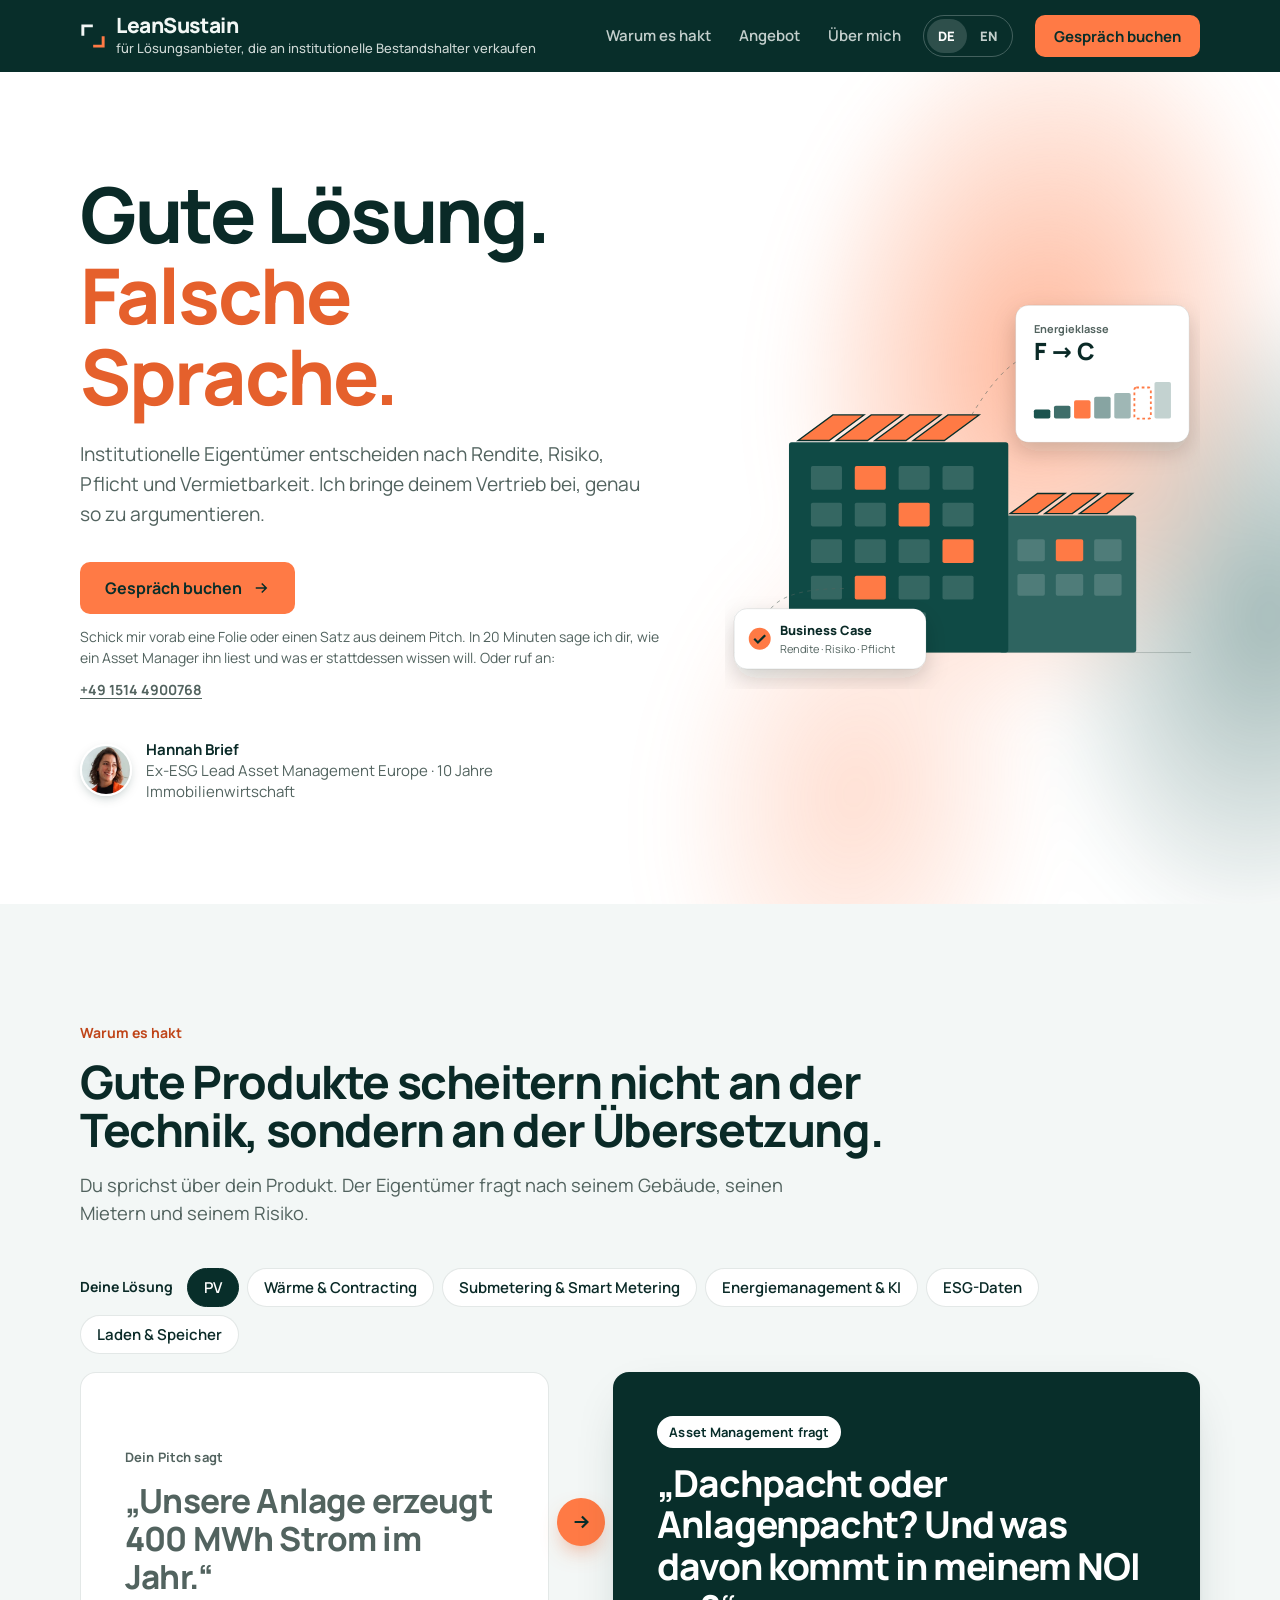
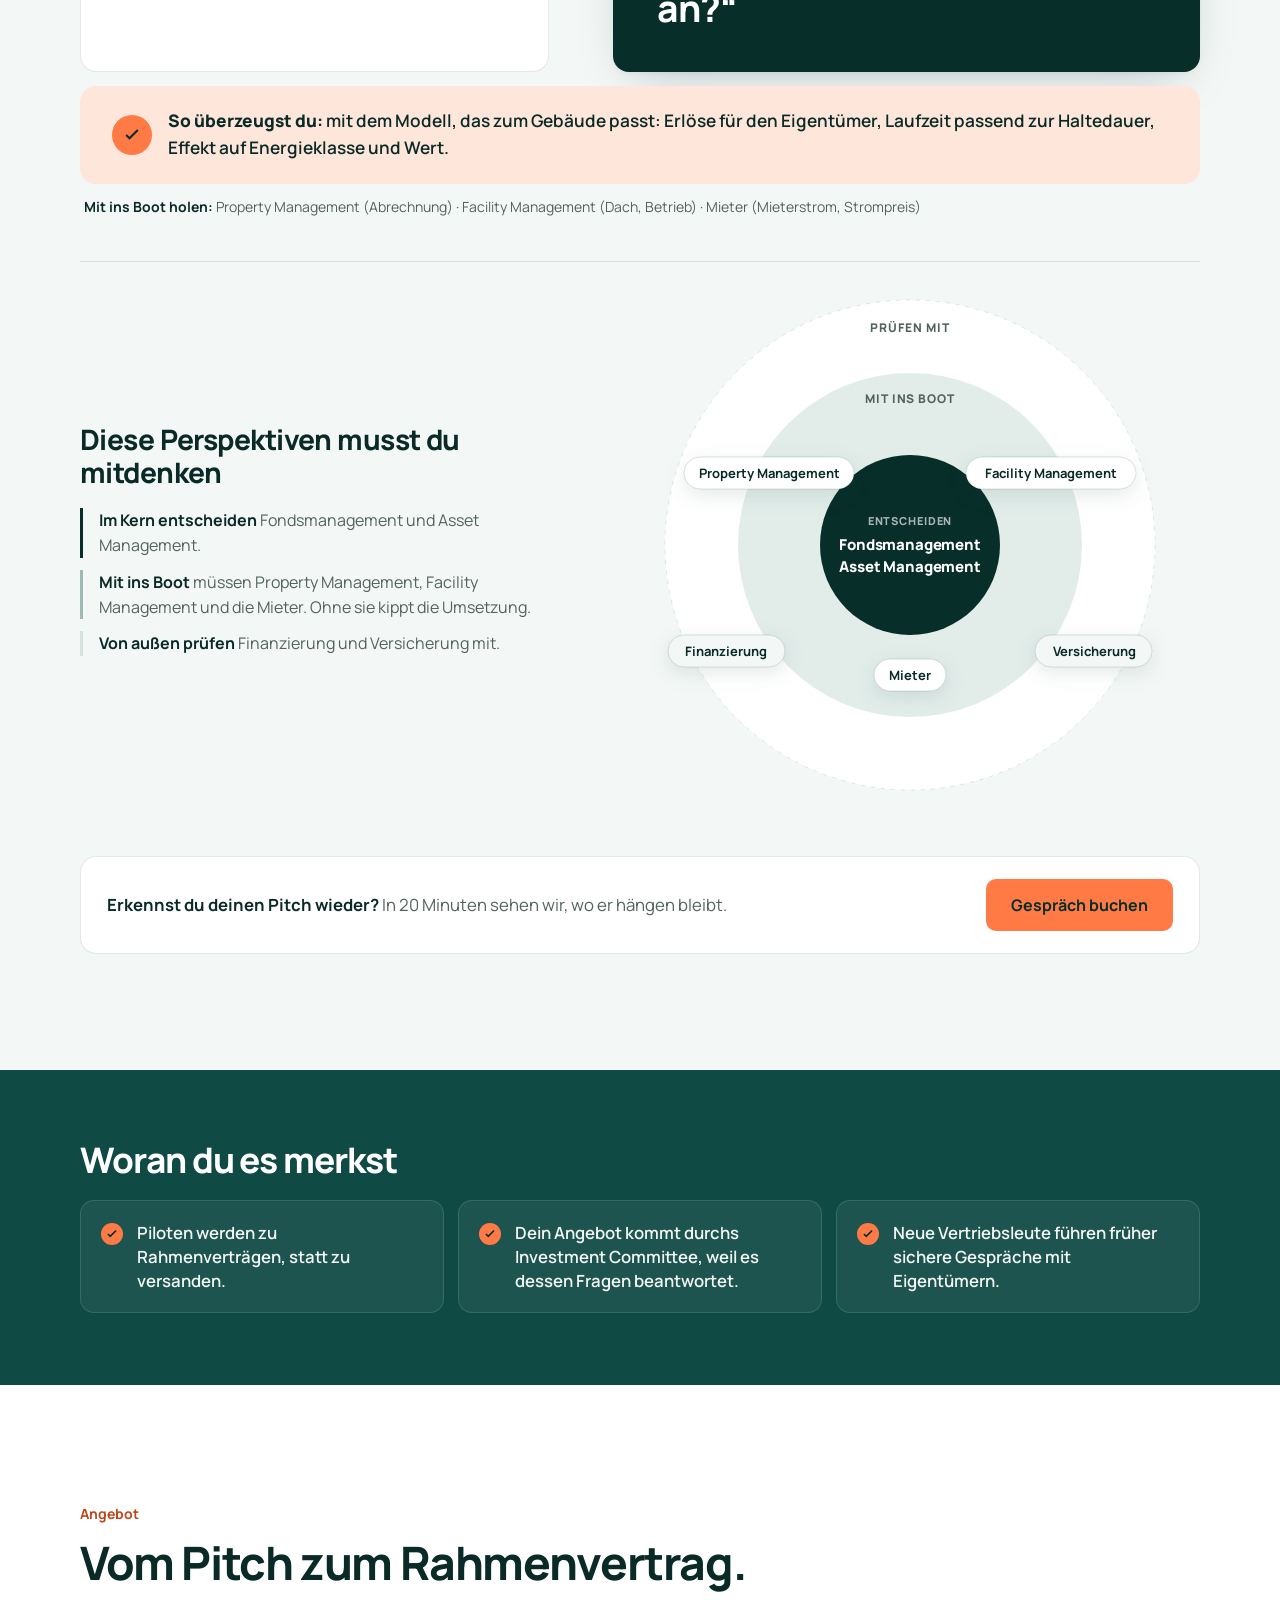
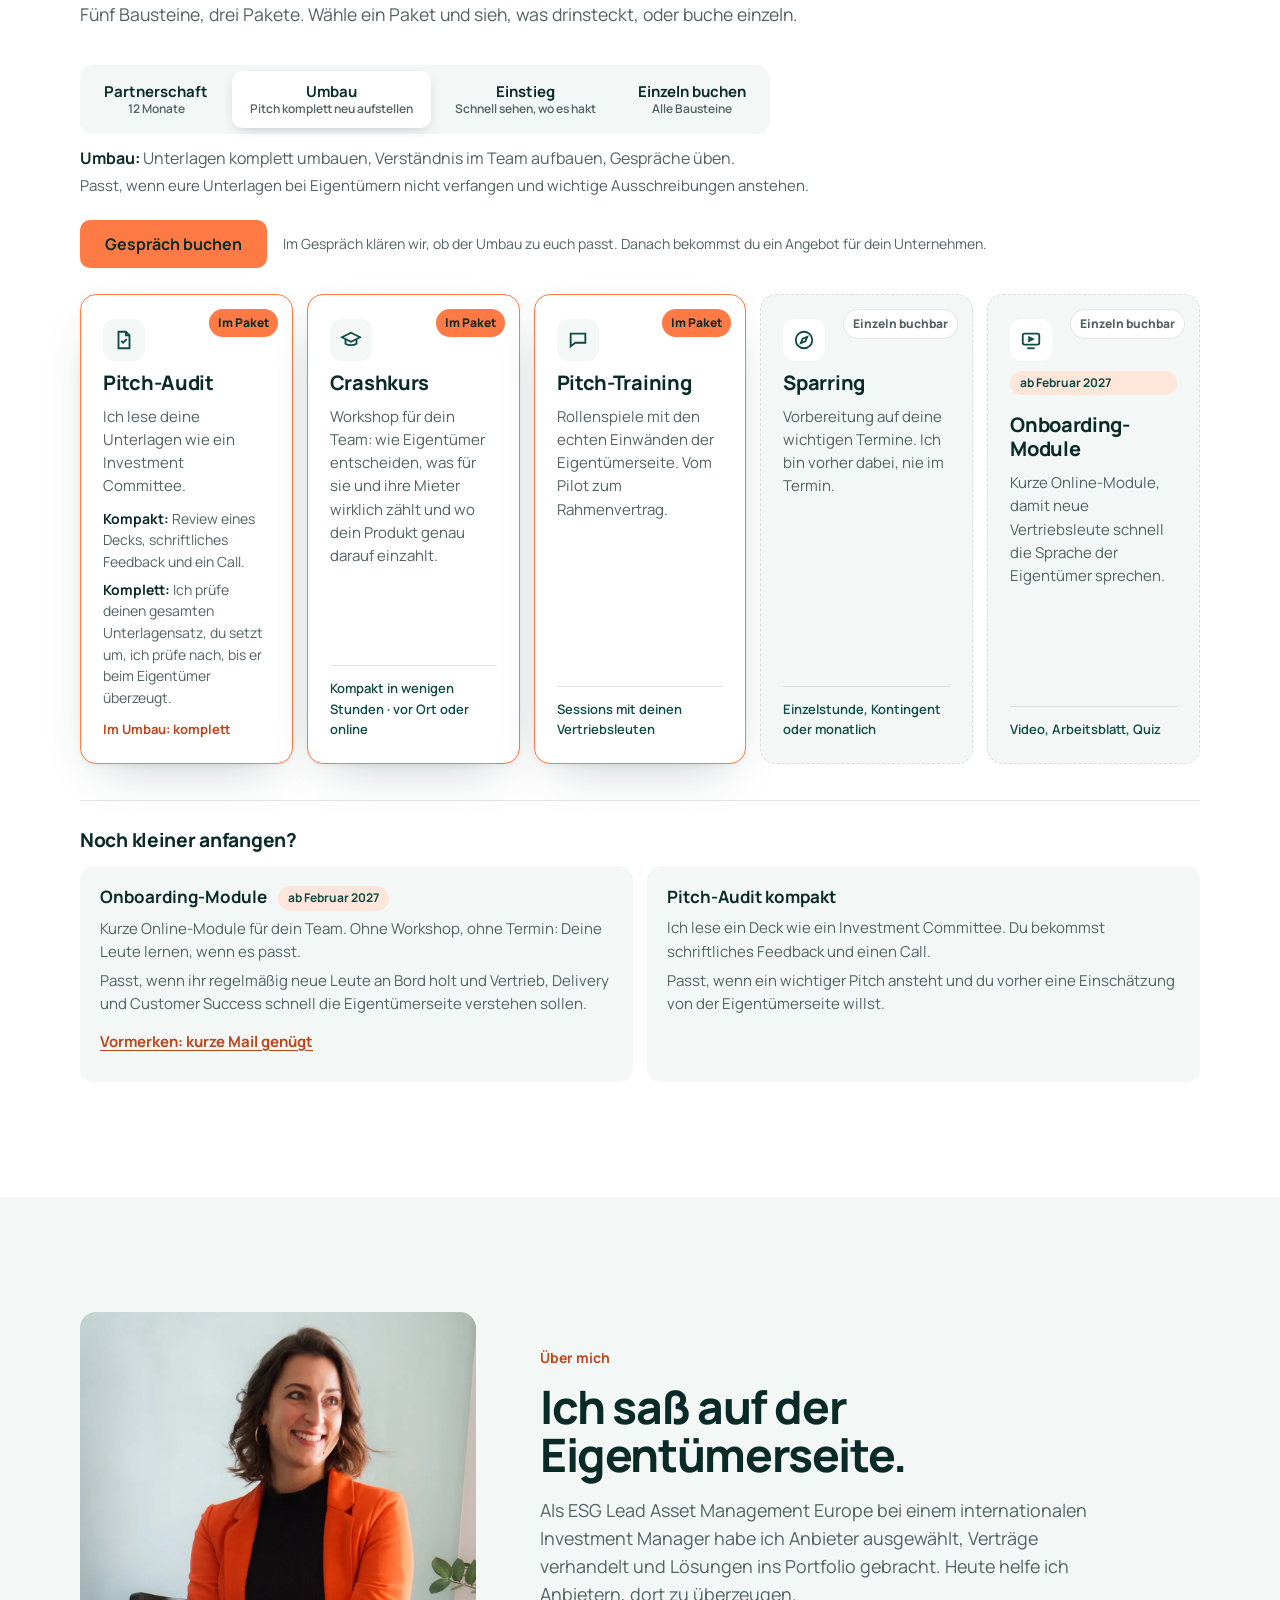
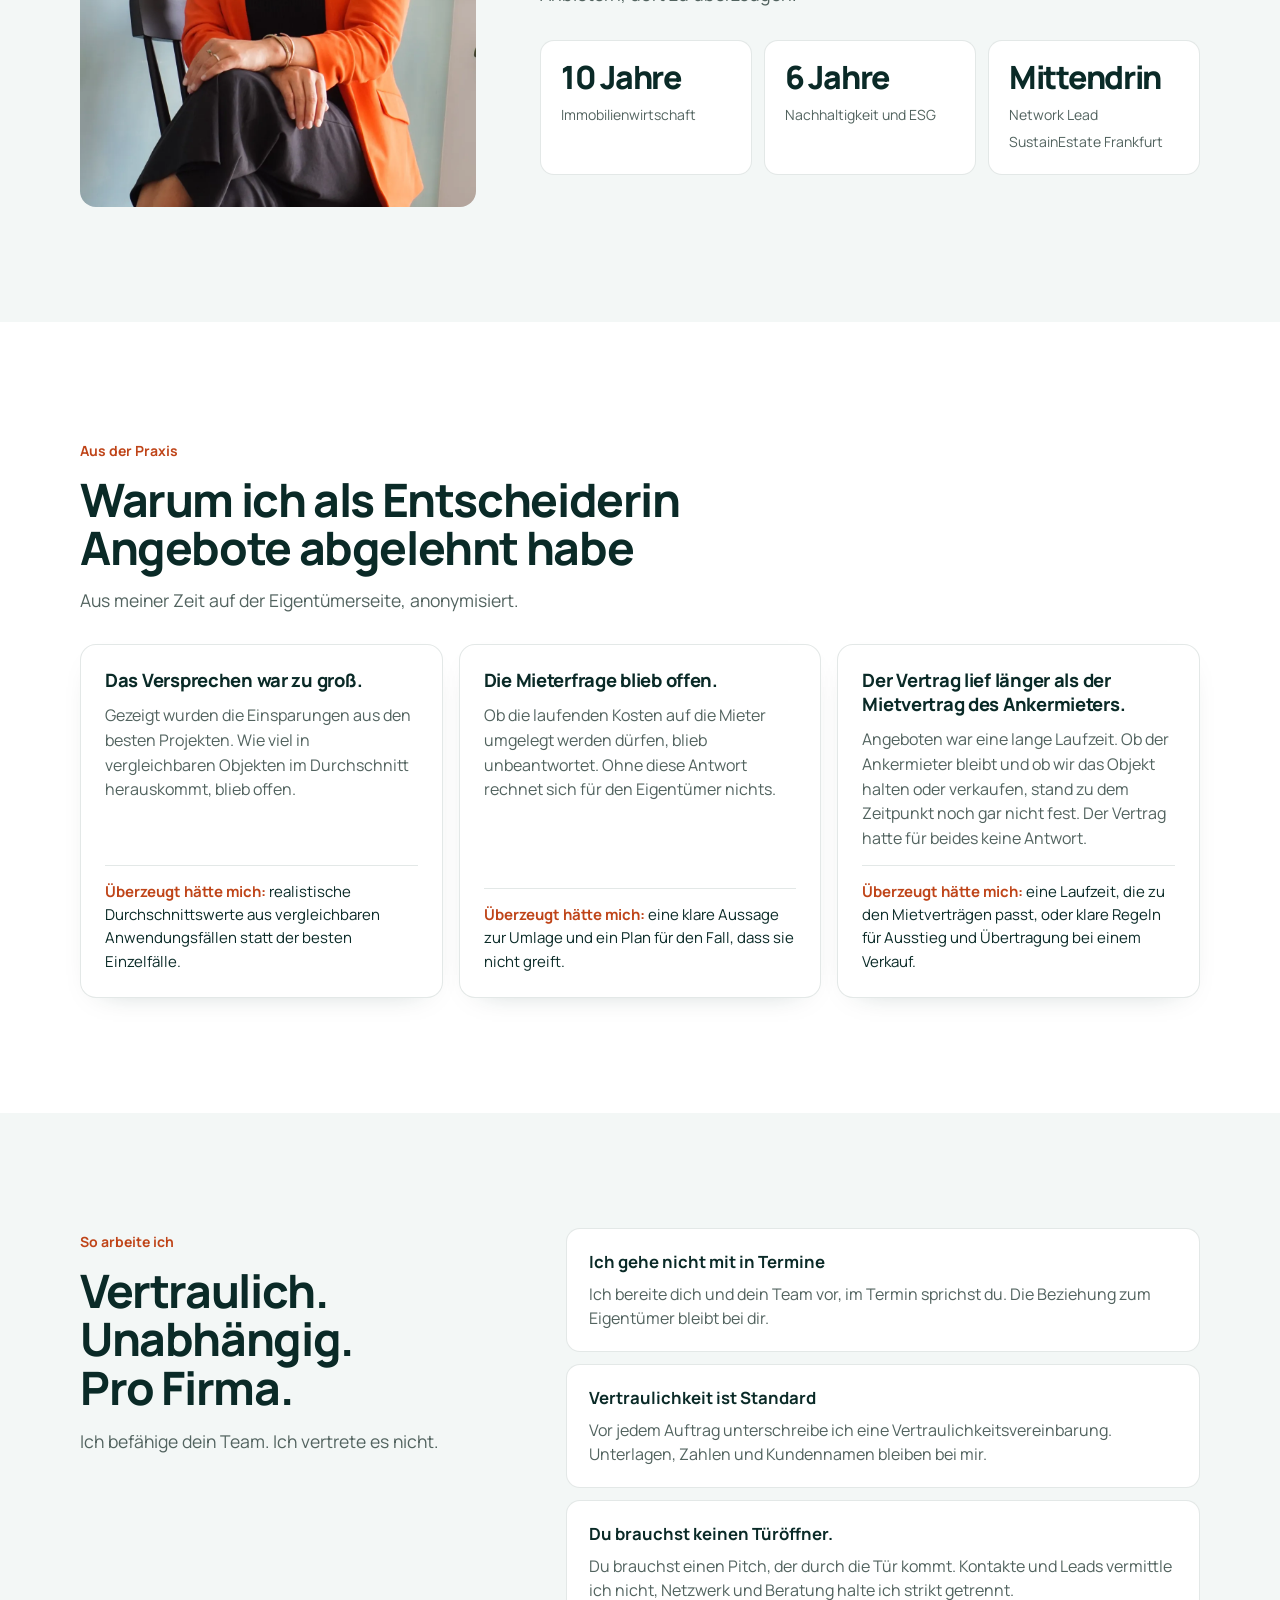
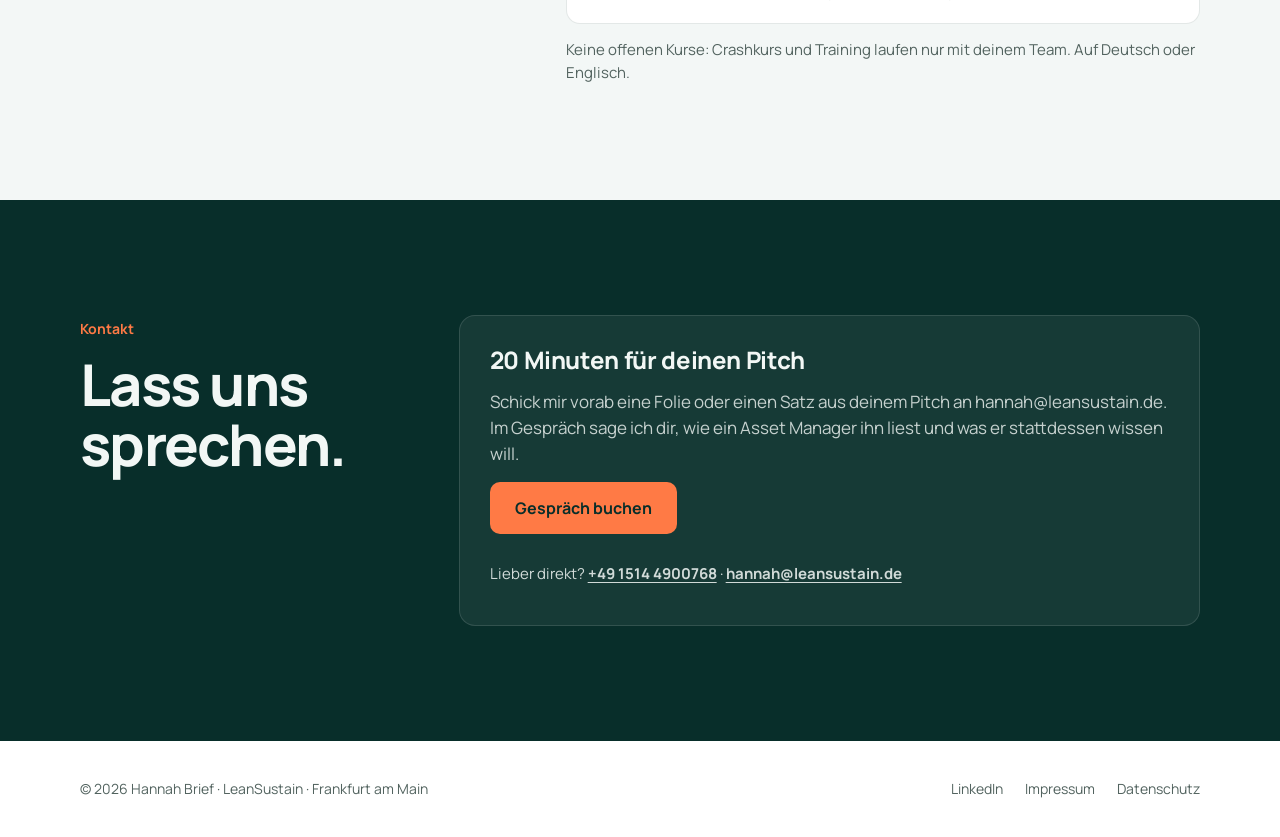
<file: index.html>
<!DOCTYPE html>
<html lang="de">
<head>
<meta charset="UTF-8">
<meta name="viewport" content="width=device-width, initial-scale=1">
<title>Pitch-Audit und Vertriebstraining für Lösungsanbieter | LeanSustain</title>
<meta name="description" content="Pitch-Audit, Crashkurs, Pitch-Training und Sparring für Lösungsanbieter, die an institutionelle Bestandshalter verkaufen. Von einer ehemaligen ESG Lead im Asset Management. Frankfurt.">
<link rel="canonical" href="https://leansustain.de/">
<link rel="alternate" hreflang="de" href="https://leansustain.de/">
<link rel="alternate" hreflang="en" href="https://leansustain.de/en/">
<link rel="alternate" hreflang="x-default" href="https://leansustain.de/">
<meta property="og:type" content="website">
<meta property="og:url" content="https://leansustain.de/">
<meta property="og:site_name" content="LeanSustain">
<meta property="og:title" content="LeanSustain – Gute Lösung. Falsche Sprache.">
<meta property="og:description" content="Ich bringe Vertriebsteams von Lösungsanbietern bei, so zu argumentieren, wie institutionelle Bestandshalter entscheiden: nach Rendite, Risiko, Pflicht und Vermietbarkeit.">
<meta property="og:image" content="https://leansustain.de/assets/og-image.png">
<meta property="og:image:width" content="1200">
<meta property="og:image:height" content="630">
<meta property="og:locale" content="de_DE">
<meta property="og:locale:alternate" content="en_GB">
<meta name="twitter:card" content="summary_large_image">
<meta name="theme-color" content="#082E2A">
<link rel="icon" href="assets/favicon.svg" type="image/svg+xml">
<link rel="apple-touch-icon" href="assets/apple-touch-icon.png">
<link rel="preload" href="fonts/Manrope.woff2" as="font" type="font/woff2" crossorigin>
<link rel="stylesheet" href="assets/styles.css?v=20261123f">
<script type="application/ld+json">
{"@context":"https://schema.org","@graph":[
{"@type":"ProfessionalService","@id":"https://leansustain.de/#org","name":"LeanSustain","url":"https://leansustain.de/","logo":"https://leansustain.de/assets/logo-leansustain-512.png","image":"https://leansustain.de/assets/og-image.png","email":"hannah@leansustain.de","telephone":"+4915144900768","address":{"@type":"PostalAddress","addressLocality":"Frankfurt am Main","addressCountry":"DE"},"areaServed":["DE","AT","CH"],"availableLanguage":["de","en"],"description":"Vertriebs-Enablement für Lösungsanbieter, die an institutionelle Bestandshalter verkaufen: Pitch-Audit, Crashkurs, Pitch-Training, Sparring und Onboarding-Module.","founder":{"@id":"https://leansustain.de/#hannah"}},
{"@type":"Person","@id":"https://leansustain.de/#hannah","name":"Hannah Brief","jobTitle":"Beraterin","worksFor":{"@id":"https://leansustain.de/#org"},"sameAs":["https://www.linkedin.com/in/hannah-brief-a93555134/"]}
]}
</script>
</head>
<body>
<a class="skip" href="#main">Zum Inhalt springen</a>

<header class="site-header" id="top">
  <div class="wrap head-in">
    <a class="logo" href="#top" aria-label="LeanSustain, zum Seitenanfang"><svg viewBox="0 0 32 32" aria-hidden="true"><path d="M3.5 14V3.5H14" fill="none" stroke="#F2F7F5" stroke-width="3.6" stroke-linecap="square"/><path d="M28.5 18v10.5H18" fill="none" stroke="#FF7A45" stroke-width="3.6" stroke-linecap="square"/></svg><span class="brand">LeanSustain<em>für Lösungsanbieter, die an institutionelle Bestandshalter verkaufen</em></span></a>
    <div class="head-tools">
      <nav class="nav" aria-label="Hauptnavigation">
        <a href="#problem">Warum es hakt</a>
        <a href="#angebot">Angebot</a>
        <a href="#hannah">Über mich</a>
      </nav>
      <div class="lang" aria-label="Sprache wählen"><a href="./" lang="de" hreflang="de" aria-current="true">DE</a><a href="en/" lang="en" hreflang="en" aria-label="English version">EN</a></div>
      <a class="btn btn-accent head-cta" href="mailto:hannah@leansustain.de?subject=Gespr%C3%A4ch%20LeanSustain" data-book>Gespräch buchen</a>
    </div>
  </div>
</header>

<main id="main">
<!-- HERO -->
<section class="hero">
  <div class="wrap">
    <div>
      <p class="for-m">Für Lösungsanbieter, die an institutionelle Bestandshalter verkaufen</p>
      <h1>Gute Lösung. <mark>Falsche Sprache.</mark></h1>
      <p class="sub">Institutionelle Eigentümer entscheiden nach Rendite, Risiko, Pflicht und Vermietbarkeit. Ich bringe deinem Vertrieb bei, genau so zu argumentieren.</p>
      <div class="cta">
        <a class="btn btn-accent" href="mailto:hannah@leansustain.de?subject=Gespr%C3%A4ch%20LeanSustain" data-book>Gespräch buchen <svg viewBox="0 0 24 24" fill="none" stroke="currentColor" stroke-width="2"><path d="M5 12h14M13 6l6 6-6 6"/></svg></a>
      </div>
      <p class="cta-note">Schick mir vorab eine Folie oder einen Satz aus deinem Pitch. In 20 Minuten sage ich dir, wie ein Asset Manager ihn liest und was er stattdessen wissen will. Oder ruf an: <a href="tel:+4915144900768">+49 1514 4900768</a></p>
      <div class="who"><img src="assets/hannah-avatar.webp" alt="" width="52" height="52"><span><b>Hannah Brief</b>Ex-ESG Lead Asset Management Europe · 10 Jahre Immobilienwirtschaft</span></div>
    </div>
    <div class="hero-art">
      <svg class="art" viewBox="0 0 520 440" role="img" aria-label="Grafik: Bestandsgebäude mit PV-Dach, Energieklasse von F nach C und Business Case">
        <line x1="10" y1="400" x2="510" y2="400" stroke="#52635F" opacity=".3"/>
        <rect class="b2" x="300" y="250" width="150" height="150" rx="3"/>
        <rect class="b1" x="70" y="170" width="240" height="230" rx="3"/>
        <polygon class="pv" points="80,168 118,140 152,140 114,168"/><polygon class="pv" points="122,168 160,140 194,140 156,168"/><polygon class="pv" points="164,168 202,140 236,140 198,168"/><polygon class="pv" points="206,168 244,140 278,140 240,168"/>
        <polygon class="pv" points="312,248 342,226 372,226 342,248"/><polygon class="pv" points="350,248 380,226 410,226 380,248"/><polygon class="pv" points="388,248 418,226 446,226 418,248"/>
        <g>
          <rect class="win" x="94" y="196" width="34" height="26" rx="2"/><rect class="win on" x="142" y="196" width="34" height="26" rx="2"/><rect class="win" x="190" y="196" width="34" height="26" rx="2"/><rect class="win" x="238" y="196" width="34" height="26" rx="2"/>
          <rect class="win" x="94" y="236" width="34" height="26" rx="2"/><rect class="win" x="142" y="236" width="34" height="26" rx="2"/><rect class="win on" x="190" y="236" width="34" height="26" rx="2"/><rect class="win" x="238" y="236" width="34" height="26" rx="2"/>
          <rect class="win" x="94" y="276" width="34" height="26" rx="2"/><rect class="win" x="142" y="276" width="34" height="26" rx="2"/><rect class="win" x="190" y="276" width="34" height="26" rx="2"/><rect class="win on" x="238" y="276" width="34" height="26" rx="2"/>
          <rect class="win" x="94" y="316" width="34" height="26" rx="2"/><rect class="win on" x="142" y="316" width="34" height="26" rx="2"/><rect class="win" x="190" y="316" width="34" height="26" rx="2"/><rect class="win" x="238" y="316" width="34" height="26" rx="2"/>
          <rect class="win" x="160" y="356" width="60" height="44" rx="2"/>
          <rect class="win" x="320" y="276" width="30" height="24" rx="2"/><rect class="win on" x="362" y="276" width="30" height="24" rx="2"/><rect class="win" x="404" y="276" width="30" height="24" rx="2"/>
          <rect class="win" x="320" y="314" width="30" height="24" rx="2"/><rect class="win" x="362" y="314" width="30" height="24" rx="2"/><rect class="win" x="404" y="314" width="30" height="24" rx="2"/>
        </g>
        <path class="ln" d="M270 140 C 300 90, 320 80, 330 76"/><path class="ln" d="M130 330 C 80 330, 60 340, 50 352"/>
        <g filter="url(#sh)"><rect class="card2" x="318" y="20" width="190" height="150" rx="14"/></g>
        <text class="tm" x="338" y="50" font-size="12" font-weight="700">Energieklasse</text>
        <text class="t" x="338" y="80" font-size="26" font-weight="800">F → C</text>
        <g transform="translate(338 100)">
          <rect x="0" y="34" width="18" height="10" rx="2" fill="#0F4A45" opacity=".95"/><rect x="22" y="30" width="18" height="14" rx="2" fill="#0F4A45" opacity=".8"/><rect x="44" y="24" width="18" height="20" rx="2" class="acc"/><rect x="66" y="20" width="18" height="24" rx="2" fill="#0F4A45" opacity=".5"/><rect x="88" y="16" width="18" height="28" rx="2" fill="#0F4A45" opacity=".4"/><rect x="110" y="10" width="18" height="34" rx="2" fill="none" class="accs" stroke-width="2" stroke-dasharray="3 3"/><rect x="132" y="4" width="18" height="40" rx="2" fill="#0F4A45" opacity=".25"/>
        </g>
        <g filter="url(#sh)"><rect class="card2" x="10" y="352" width="210" height="66" rx="14"/></g>
        <circle class="acc" cx="38" cy="385" r="12"/><path d="M32 385l4 4 8-8" stroke="#082E2A" stroke-width="2.4" fill="none"/>
        <text class="t" x="60" y="381" font-size="14" font-weight="800">Business Case</text>
        <text class="tm" x="60" y="400" font-size="12">Rendite · Risiko · Pflicht</text>
        <defs><filter id="sh" x="-20%" y="-20%" width="140%" height="160%"><feDropShadow dx="0" dy="10" stdDeviation="12" flood-color="#082E2A" flood-opacity=".18"/></filter></defs>
      </svg>
    </div>
  </div>
</section>

<!-- WARUM ES HAKT -->
<section class="section problem" id="problem">
  <div class="wrap">
    <span class="kicker">Warum es hakt</span>
    <h2>Gute Produkte scheitern nicht an der Technik, sondern an der Übersetzung.</h2>
    <p class="lead">Du sprichst über dein Produkt. Der Eigentümer fragt nach seinem Gebäude, seinen Mietern und seinem Risiko.</p>

    <div class="picker" role="tablist" aria-label="Wähle deine Lösung">
      <span class="lbl">Deine Lösung</span>
      <button role="tab" aria-selected="true" data-k="pv">PV</button>
      <button role="tab" aria-selected="false" data-k="waerme">Wärme &amp; Contracting</button>
      <button role="tab" aria-selected="false" data-k="meter">Submetering &amp; Smart Metering</button>
      <button role="tab" aria-selected="false" data-k="soft">Energiemanagement &amp; KI</button>
      <button role="tab" aria-selected="false" data-k="esg">ESG-Daten</button>
      <button role="tab" aria-selected="false" data-k="lade">Laden &amp; Speicher</button>
    </div>

    <div class="board" data-k="pv">
      <div class="says"><span class="lab">Dein Pitch sagt</span><q>Unsere Anlage erzeugt 400 MWh Strom im Jahr.</q></div>
      <div class="arrow"><span><svg viewBox="0 0 24 24" fill="none" stroke="currentColor" stroke-width="2.4"><path d="M5 12h14M13 6l6 6-6 6"/></svg></span></div>
      <div class="asks"><span class="lab">Asset Management fragt</span><q>Dachpacht oder Anlagenpacht? Und was davon kommt in meinem NOI an?</q></div>
      <div class="wins"><span class="ic"><svg viewBox="0 0 24 24" fill="none" stroke="currentColor" stroke-width="2.6"><path d="M5 12l4 4 10-10"/></svg></span><p><b>So überzeugst du:</b> mit dem Modell, das zum Gebäude passt: Erlöse für den Eigentümer, Laufzeit passend zur Haltedauer, Effekt auf Energieklasse und Wert.</p></div>
      <p class="also"><b>Mit ins Boot holen:</b> Property Management (Abrechnung) · Facility Management (Dach, Betrieb) · Mieter (Mieterstrom, Strompreis)</p>
    </div>
    <div class="board" data-k="waerme" hidden>
      <div class="says"><span class="lab">Dein Pitch sagt</span><q>Keine Investition, wir übernehmen die Wärmeversorgung.</q></div>
      <div class="arrow"><span><svg viewBox="0 0 24 24" fill="none" stroke="currentColor" stroke-width="2.4"><path d="M5 12h14M13 6l6 6-6 6"/></svg></span></div>
      <div class="asks"><span class="lab">Asset Management fragt</span><q>Wir verkaufen in fünf Jahren. Geht der Vertrag mit, und was zahlen die Mieter am Ende?</q></div>
      <div class="wins"><span class="ic"><svg viewBox="0 0 24 24" fill="none" stroke="currentColor" stroke-width="2.6"><path d="M5 12l4 4 10-10"/></svg></span><p><b>So überzeugst du:</b> mit einer Laufzeit, die zur Haltedauer passt, einer sauberen Übertragung beim Verkauf und einer klaren Antwort zu den Kosten für die Mieter.</p></div>
      <p class="also"><b>Mit ins Boot holen:</b> Property Management (Umlage) · Facility Management (Heizung, Wartung) · Mieter (Kosten, Komfort)</p>
    </div>
    <div class="board" data-k="meter" hidden>
      <div class="says"><span class="lab">Dein Pitch sagt</span><q>Fernablesbar und gesetzeskonform.</q></div>
      <div class="arrow"><span><svg viewBox="0 0 24 24" fill="none" stroke="currentColor" stroke-width="2.4"><path d="M5 12h14M13 6l6 6-6 6"/></svg></span></div>
      <div class="asks"><span class="lab">Asset Management fragt</span><q>Das ist Pflicht und bieten alle. Was habe ich davon, außer die Pflicht zu erfüllen?</q></div>
      <div class="wins"><span class="ic"><svg viewBox="0 0 24 24" fill="none" stroke="currentColor" stroke-width="2.6"><path d="M5 12l4 4 10-10"/></svg></span><p><b>So überzeugst du:</b> mit Daten, die mehr können als die Abrechnung: Leckagen früh erkennen, Verbrauch steuern, Zahlen liefern, die Bank und Investoren verlangen.</p></div>
      <p class="also"><b>Mit ins Boot holen:</b> Property Management (Abrechnung) · Facility Management (Einbau) · Mieter (Transparenz, Datenschutz)</p>
    </div>
    <div class="board" data-k="soft" hidden>
      <div class="says"><span class="lab">Dein Pitch sagt</span><q>Unsere Energiemanagement-Software spart 30 % ein.</q></div>
      <div class="arrow"><span><svg viewBox="0 0 24 24" fill="none" stroke="currentColor" stroke-width="2.4"><path d="M5 12h14M13 6l6 6-6 6"/></svg></span></div>
      <div class="asks"><span class="lab">Asset Management fragt</span><q>Wer misst das unabhängig? Und wenn der Mieter spart: Kann ich die laufenden Kosten umlegen?</q></div>
      <div class="wins"><span class="ic"><svg viewBox="0 0 24 24" fill="none" stroke="currentColor" stroke-width="2.6"><path d="M5 12l4 4 10-10"/></svg></span><p><b>So überzeugst du:</b> mit einer unabhängigen Messung, einer klaren Antwort zur Umlage und einem Plan, wie Mieter und Technik mitgenommen werden.</p></div>
      <p class="also"><b>Mit ins Boot holen:</b> Property Management (Nebenkosten) · Facility Management (Technik, IT-Sicherheit) · Mieter (Komfort, Kosten)</p>
    </div>
    <div class="board" data-k="esg" hidden>
      <div class="says"><span class="lab">Dein Pitch sagt</span><q>Alle ESG-Daten deines Portfolios auf Knopfdruck.</q></div>
      <div class="arrow"><span><svg viewBox="0 0 24 24" fill="none" stroke="currentColor" stroke-width="2.4"><path d="M5 12h14M13 6l6 6-6 6"/></svg></span></div>
      <div class="asks"><span class="lab">Fondsmanagement fragt</span><q>Welche Daten brauche ich wirklich, und für wen: Bank, Investoren oder Aufsicht?</q></div>
      <div class="wins"><span class="ic"><svg viewBox="0 0 24 24" fill="none" stroke="currentColor" stroke-width="2.6"><path d="M5 12l4 4 10-10"/></svg></span><p><b>So überzeugst du:</b> wenn du zeigst, welche Anforderung du konkret erfüllst und wie viel Aufwand du dem Fondsmanagement abnimmst.</p></div>
      <p class="also"><b>Mit ins Boot holen:</b> Asset Management (Daten je Gebäude) · Property Management (Verbrauchsdaten) · Mieter (Datenfreigabe)</p>
    </div>
    <div class="board" data-k="lade" hidden>
      <div class="says"><span class="lab">Dein Pitch sagt</span><q>Ladeinfrastruktur für alle Stellplätze.</q></div>
      <div class="arrow"><span><svg viewBox="0 0 24 24" fill="none" stroke="currentColor" stroke-width="2.4"><path d="M5 12h14M13 6l6 6-6 6"/></svg></span></div>
      <div class="asks"><span class="lab">Asset Management fragt</span><q>Wer betreibt das, wer haftet, und was bringt es meinem Gebäude?</q></div>
      <div class="wins"><span class="ic"><svg viewBox="0 0 24 24" fill="none" stroke="currentColor" stroke-width="2.6"><path d="M5 12l4 4 10-10"/></svg></span><p><b>So überzeugst du:</b> mit einem klaren Betreibermodell und dem Nutzen fürs Gebäude: was Mieter brauchen, welche Pflichten erfüllt sind, welche Erlöse entstehen.</p></div>
      <p class="also"><b>Mit ins Boot holen:</b> Property Management (Nutzung, Abrechnung) · Facility Management (Betrieb, Wartung) · Mieter (Bedarf, Kosten)</p>
    </div>

    <div class="persp">
      <div class="persp-txt">
        <h3>Diese Perspektiven musst du mitdenken</h3>
        <p><b>Im Kern entscheiden</b> Fondsmanagement und Asset Management.</p>
        <p><b>Mit ins Boot</b> müssen Property Management, Facility Management und die Mieter. Ohne sie kippt die Umsetzung.</p>
        <p><b>Von außen prüfen</b> Finanzierung und Versicherung mit.</p>
      </div>
      <svg class="orbit" viewBox="0 0 520 510" role="img" aria-label="Einflusskreise: Fondsmanagement und Asset Management entscheiden, Property Management, Facility Management und Mieter müssen mit ins Boot, Finanzierung und Versicherung prüfen mit">
          <circle class="r3" cx="260" cy="255" r="245"/><circle class="r2" cx="260" cy="255" r="172"/><circle class="r1" cx="260" cy="255" r="90"/><text class="lbl" x="260" y="42" text-anchor="middle">PRÜFEN MIT</text><text class="lbl" x="260" y="113" text-anchor="middle">MIT INS BOOT</text><text class="lbl in" x="260" y="235" text-anchor="middle">ENTSCHEIDEN</text><text class="core" x="260" y="260" text-anchor="middle">Fondsmanagement</text><text class="core" x="260" y="282" text-anchor="middle">Asset Management</text><g class="bd"><rect x="34" y="167" width="170" height="32" rx="16"/><text x="119" y="188" text-anchor="middle">Property Management</text></g><g class="bd"><rect x="316" y="167" width="170" height="32" rx="16"/><text x="401" y="188" text-anchor="middle">Facility Management</text></g><g class="bd"><rect x="224" y="369" width="72" height="32" rx="16"/><text x="260" y="390" text-anchor="middle">Mieter</text></g><g class="bd out"><rect x="18" y="345" width="117" height="32" rx="16"/><text x="76" y="366" text-anchor="middle">Finanzierung</text></g><g class="bd out"><rect x="385" y="345" width="117" height="32" rx="16"/><text x="444" y="366" text-anchor="middle">Versicherung</text></g>
        </svg>
    </div>
    <div class="bridge"><p><b>Erkennst du deinen Pitch wieder?</b> In 20 Minuten sehen wir, wo er hängen bleibt.</p><a class="btn btn-accent" href="mailto:hannah@leansustain.de?subject=Gespr%C3%A4ch%20LeanSustain" data-book>Gespräch buchen</a></div>
  </div>
</section>

<!-- ERGEBNIS -->
<section class="outcomes-sec">
  <div class="wrap">
    <h2>Woran du es merkst</h2>
    <ul class="outcomes">
      <li>Piloten werden zu Rahmenverträgen, statt zu versanden.</li>
      <li>Dein Angebot kommt durchs Investment Committee, weil es dessen Fragen beantwortet.</li>
      <li>Neue Vertriebsleute führen früher sichere Gespräche mit Eigentümern.</li>
    </ul>
  </div>
</section>

<!-- ANGEBOT -->
<section class="section" id="angebot">
  <div class="wrap">
    <span class="kicker">Angebot</span>
    <h2>Vom Pitch zum Rahmenvertrag.</h2>
    <p class="muted" style="margin-top:14px;font-size:1.1rem">Fünf Bausteine, drei Pakete. Wähle ein Paket und sieh, was drinsteckt, oder buche einzeln.</p>

    <div class="pk-switch" role="group" aria-label="Pakete">
      <button aria-pressed="false" data-pk="partner">Partnerschaft<small>12 Monate</small></button>
      <button aria-pressed="true" data-pk="umbau">Umbau<small>Pitch komplett neu aufstellen</small></button>
      <button aria-pressed="false" data-pk="start">Einstieg<small>Schnell sehen, wo es hakt</small></button>
      <button aria-pressed="false" data-pk="all">Einzeln buchen<small>Alle Bausteine</small></button>
    </div>
    <p class="pk-desc" id="pkdesc" aria-live="polite"><b>Umbau:</b> Unterlagen komplett umbauen, Verständnis im Team aufbauen, Gespräche üben.<span class="fit">Passt, wenn eure Unterlagen bei Eigentümern nicht verfangen und wichtige Ausschreibungen anstehen.</span></p>
    <div class="pk-cta"><a class="btn btn-accent" id="pkcta" href="mailto:hannah@leansustain.de?subject=Gespr%C3%A4ch%20LeanSustain" data-book>Gespräch buchen</a><small id="pkctanote">Im Gespräch klären wir, ob der Umbau zu euch passt. Danach bekommst du ein Angebot für dein Unternehmen.</small></div>

    <div class="cards" id="cards">
      <article class="card" data-b="audit">
        <span class="badge"><span class="in-l">Im Paket</span><span class="out">Einzeln buchbar</span></span>
        <div class="ico"><svg viewBox="0 0 24 24" fill="none" stroke="currentColor" stroke-width="2"><path d="M14 3H6v18h12V7z"/><path d="M14 3v4h4M9 13l2 2 4-4"/></svg></div>
        <h3>Pitch-Audit</h3>
        <p>Ich lese deine Unterlagen wie ein Investment Committee.</p>
        <ul class="variants"><li><b>Kompakt:</b> Review eines Decks, schriftliches Feedback und ein Call.</li><li><b>Komplett:</b> Ich prüfe deinen gesamten Unterlagensatz, du setzt um, ich prüfe nach, bis er beim Eigentümer überzeugt.</li></ul>
        <span class="note" data-for="start">Im Einstieg: kompakt</span>
        <span class="note" data-for="umbau">Im Umbau: komplett</span>
        <span class="note" data-for="partner">In der Partnerschaft: komplett</span>
      </article>
      <article class="card" data-b="kurs">
        <span class="badge"><span class="in-l">Im Paket</span><span class="out">Einzeln buchbar</span></span>
        <div class="ico"><svg viewBox="0 0 24 24" fill="none" stroke="currentColor" stroke-width="2"><path d="M2 9l10-5 10 5-10 5z"/><path d="M6 11v5c3 2 9 2 12 0v-5"/></svg></div>
        <h3>Crashkurs</h3>
        <p>Workshop für dein Team: wie Eigentümer entscheiden, was für sie und ihre Mieter wirklich zählt und wo dein Produkt genau darauf einzahlt.</p>
        <span class="fmt">Kompakt in wenigen Stunden · vor Ort oder online</span>
      </article>
      <article class="card" data-b="training">
        <span class="badge"><span class="in-l">Im Paket</span><span class="out">Einzeln buchbar</span></span>
        <div class="ico"><svg viewBox="0 0 24 24" fill="none" stroke="currentColor" stroke-width="2"><path d="M4 5h16v10H9l-5 4z"/></svg></div>
        <h3>Pitch-Training</h3>
        <p>Rollenspiele mit den echten Einwänden der Eigentümerseite. Vom Pilot zum Rahmenvertrag.</p>
        <span class="fmt">Sessions mit deinen Vertriebsleuten</span>
      </article>
      <article class="card" data-b="sparring">
        <span class="badge"><span class="in-l">Im Paket</span><span class="out">Einzeln buchbar</span></span>
        <div class="ico"><svg viewBox="0 0 24 24" fill="none" stroke="currentColor" stroke-width="2"><circle cx="12" cy="12" r="9"/><path d="M15.5 8.5l-2 5-5 2 2-5z"/></svg></div>
        <h3>Sparring</h3>
        <p>Vorbereitung auf deine wichtigen Termine. Ich bin vorher dabei, nie im Termin.</p>
        <span class="note" data-for="partner">In der Partnerschaft: 6 Monate auf Abruf</span>
        <span class="fmt">Einzelstunde, Kontingent oder monatlich</span>
      </article>
      <article class="card" data-b="onboarding">
        <span class="badge"><span class="in-l">Im Paket</span><span class="out">Einzeln buchbar</span></span>
        <div class="ico"><svg viewBox="0 0 24 24" fill="none" stroke="currentColor" stroke-width="2"><rect x="3" y="5" width="18" height="12" rx="2"/><path d="M10 9l4 2-4 2z"/><path d="M8 21h8"/></svg></div>
        <span class="soon">ab Februar 2027</span>
        <h3>Onboarding-Module</h3>
        <p>Kurze Online-Module, damit neue Vertriebsleute schnell die Sprache der Eigentümer sprechen.</p>
        <span class="fmt">Video, Arbeitsblatt, Quiz</span>
      </article>
    </div>
    <p class="pk-extra" id="pkextra"></p>
    <div class="smaller">
      <h3>Noch kleiner anfangen?</h3>
      <div class="smaller-grid">
        <div><b>Onboarding-Module <span class="soon">ab Februar 2027</span></b><p>Kurze Online-Module für dein Team. Ohne Workshop, ohne Termin: Deine Leute lernen, wenn es passt.</p><p class="fitp">Passt, wenn ihr regelmäßig neue Leute an Bord holt und Vertrieb, Delivery und Customer Success schnell die Eigentümerseite verstehen sollen.</p><a class="pre" href="mailto:hannah@leansustain.de?subject=Vormerkung%20Onboarding-Module">Vormerken: kurze Mail genügt</a></div>
        <div><b>Pitch-Audit kompakt</b><p>Ich lese ein Deck wie ein Investment Committee. Du bekommst schriftliches Feedback und einen Call.</p><p class="fitp">Passt, wenn ein wichtiger Pitch ansteht und du vorher eine Einschätzung von der Eigentümerseite willst.</p></div>
      </div>
    </div>
  </div>
</section>

<!-- ÜBER MICH -->
<section class="section about-sec" id="hannah">
  <div class="wrap about">
    <picture><source srcset="assets/hannah-brief.webp?v=20261029c" type="image/webp"><img src="assets/hannah-brief.jpg?v=20261029c" alt="Hannah Brief, Beraterin bei LeanSustain" width="1120" height="1400" loading="lazy"></picture>
    <div>
      <span class="kicker">Über mich</span>
      <h2>Ich saß auf der Eigentümerseite.</h2>
      <p class="txt">Als ESG Lead Asset Management Europe bei einem internationalen Investment Manager habe ich Anbieter ausgewählt, Verträge verhandelt und Lösungen ins Portfolio gebracht. Heute helfe ich Anbietern, dort zu überzeugen.</p>
      <div class="facts">
        <div><b>10 Jahre</b><span>Immobilienwirtschaft</span></div>
        <div><b>6 Jahre</b><span>Nachhaltigkeit und ESG</span></div>
        <div><b>Mittendrin</b><span>Network Lead SustainEstate Frankfurt</span></div>
      </div>
    </div>
  </div>
</section>

<!-- ABGELEHNT -->
<section class="section cases-sec">
  <div class="wrap">
    <span class="kicker">Aus der Praxis</span>
    <h2>Warum ich als Entscheiderin Angebote abgelehnt habe</h2>
    <p class="lead">Aus meiner Zeit auf der Eigentümerseite, anonymisiert.</p>
    <div class="cases">
      <article><h3>Das Versprechen war zu groß.</h3><p>Gezeigt wurden die Einsparungen aus den besten Projekten. Wie viel in vergleichbaren Objekten im Durchschnitt herauskommt, blieb offen.</p><p class="win"><b>Überzeugt hätte mich:</b> realistische Durchschnittswerte aus vergleichbaren Anwendungsfällen statt der besten Einzelfälle.</p></article>
      <article><h3>Die Mieterfrage blieb offen.</h3><p>Ob die laufenden Kosten auf die Mieter umgelegt werden dürfen, blieb unbeantwortet. Ohne diese Antwort rechnet sich für den Eigentümer nichts.</p><p class="win"><b>Überzeugt hätte mich:</b> eine klare Aussage zur Umlage und ein Plan für den Fall, dass sie nicht greift.</p></article>
      <article><h3>Der Vertrag lief länger als der Mietvertrag des Ankermieters.</h3><p>Angeboten war eine lange Laufzeit. Ob der Ankermieter bleibt und ob wir das Objekt halten oder verkaufen, stand zu dem Zeitpunkt noch gar nicht fest. Der Vertrag hatte für beides keine Antwort.</p><p class="win"><b>Überzeugt hätte mich:</b> eine Laufzeit, die zu den Mietverträgen passt, oder klare Regeln für Ausstieg und Übertragung bei einem Verkauf.</p></article>
    </div>
  </div>
</section>

<!-- SO ARBEITE ICH -->
<section class="section faq-sec" id="arbeitsweise">
  <div class="wrap">
    <div>
      <span class="kicker">So arbeite ich</span>
      <h2>Vertraulich. Unabhängig. Pro Firma.</h2>
      <p class="lead">Ich befähige dein Team. Ich vertrete es nicht.</p>
    </div>
    <div class="trust-col"><div class="trust">
      <div><b>Ich gehe nicht mit in Termine</b><p>Ich bereite dich und dein Team vor, im Termin sprichst du. Die Beziehung zum Eigentümer bleibt bei dir.</p></div>
      <div><b>Vertraulichkeit ist Standard</b><p>Vor jedem Auftrag unterschreibe ich eine Vertraulichkeitsvereinbarung. Unterlagen, Zahlen und Kundennamen bleiben bei mir.</p></div>
      <div><b>Du brauchst keinen Türöffner.</b><p>Du brauchst einen Pitch, der durch die Tür kommt. Kontakte und Leads vermittle ich nicht, Netzwerk und Beratung halte ich strikt getrennt.</p></div>
    </div>
    <p class="trust-more">Keine offenen Kurse: Crashkurs und Training laufen nur mit deinem Team. Auf Deutsch oder Englisch.</p></div>
  </div>
</section>

<!-- KONTAKT -->
<section class="section contact" id="kontakt">
  <div class="wrap">
    <div><span class="kicker">Kontakt</span><h2>Lass uns sprechen.</h2></div>
    <div class="choice choice-main">
      <h3>20 Minuten für deinen Pitch</h3>
      <p style="opacity:.8">Schick mir vorab eine Folie oder einen Satz aus deinem Pitch an hannah@leansustain.de. Im Gespräch sage ich dir, wie ein Asset Manager ihn liest und was er stattdessen wissen will.</p>
      <div class="row"><a class="btn btn-accent" href="mailto:hannah@leansustain.de?subject=Gespr%C3%A4ch%20LeanSustain" data-book>Gespräch buchen</a></div>
      <p class="alt">Lieber direkt? <a href="tel:+4915144900768">+49 1514 4900768</a> · <a href="mailto:hannah@leansustain.de?subject=Anfrage%20LeanSustain">hannah@leansustain.de</a></p>
    </div>
  </div>
</section>

</main>

<footer><div class="wrap"><span>© 2026 Hannah Brief · LeanSustain · Frankfurt am Main</span><span><a href="https://www.linkedin.com/in/hannah-brief-a93555134/" target="_blank" rel="noopener">LinkedIn</a><a href="impressum.html">Impressum</a><a href="datenschutz.html">Datenschutz</a></span></div></footer>

<div class="mbar" id="mbar" aria-label="Gespräch buchen" aria-hidden="true"><a class="btn btn-accent" href="mailto:hannah@leansustain.de?subject=Gespr%C3%A4ch%20LeanSustain" data-book>Gespräch buchen</a></div>

<script src="assets/site.js?v=20261123h" defer></script>

</body>
</html>
</file>
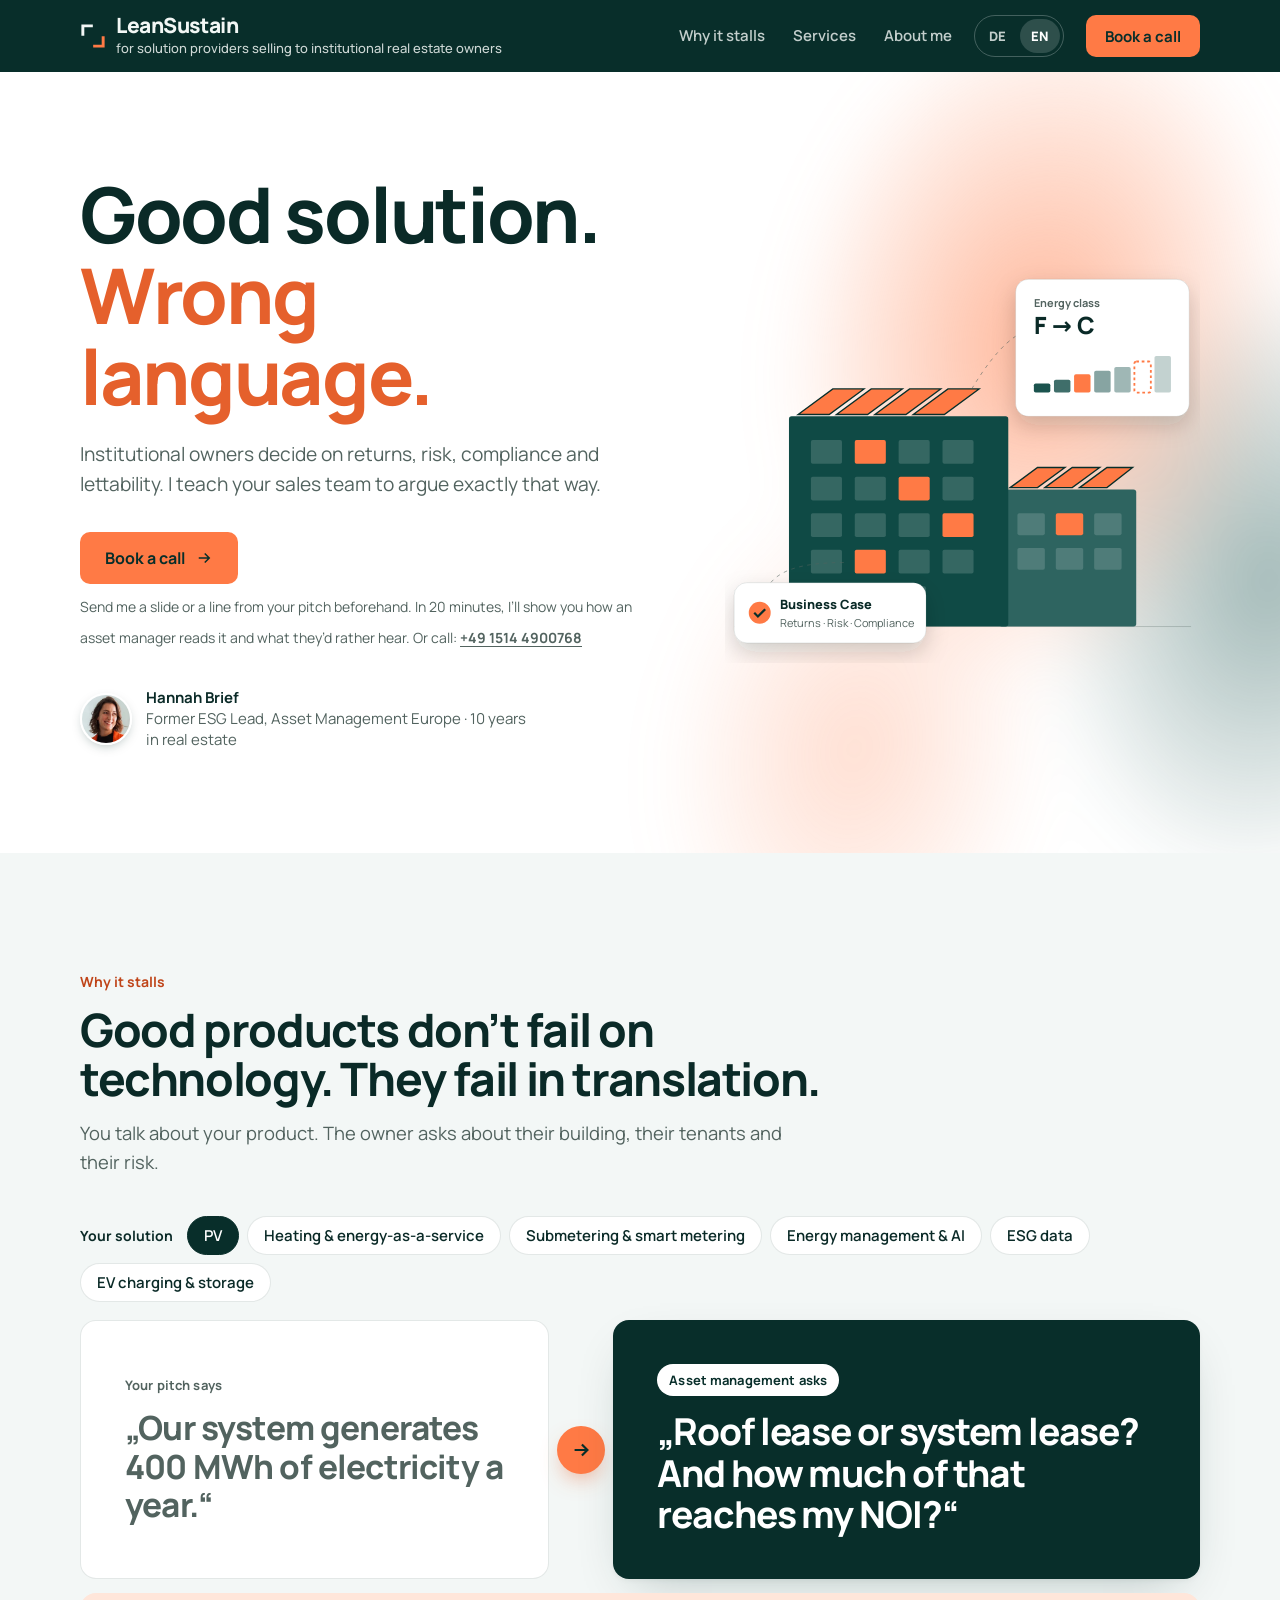
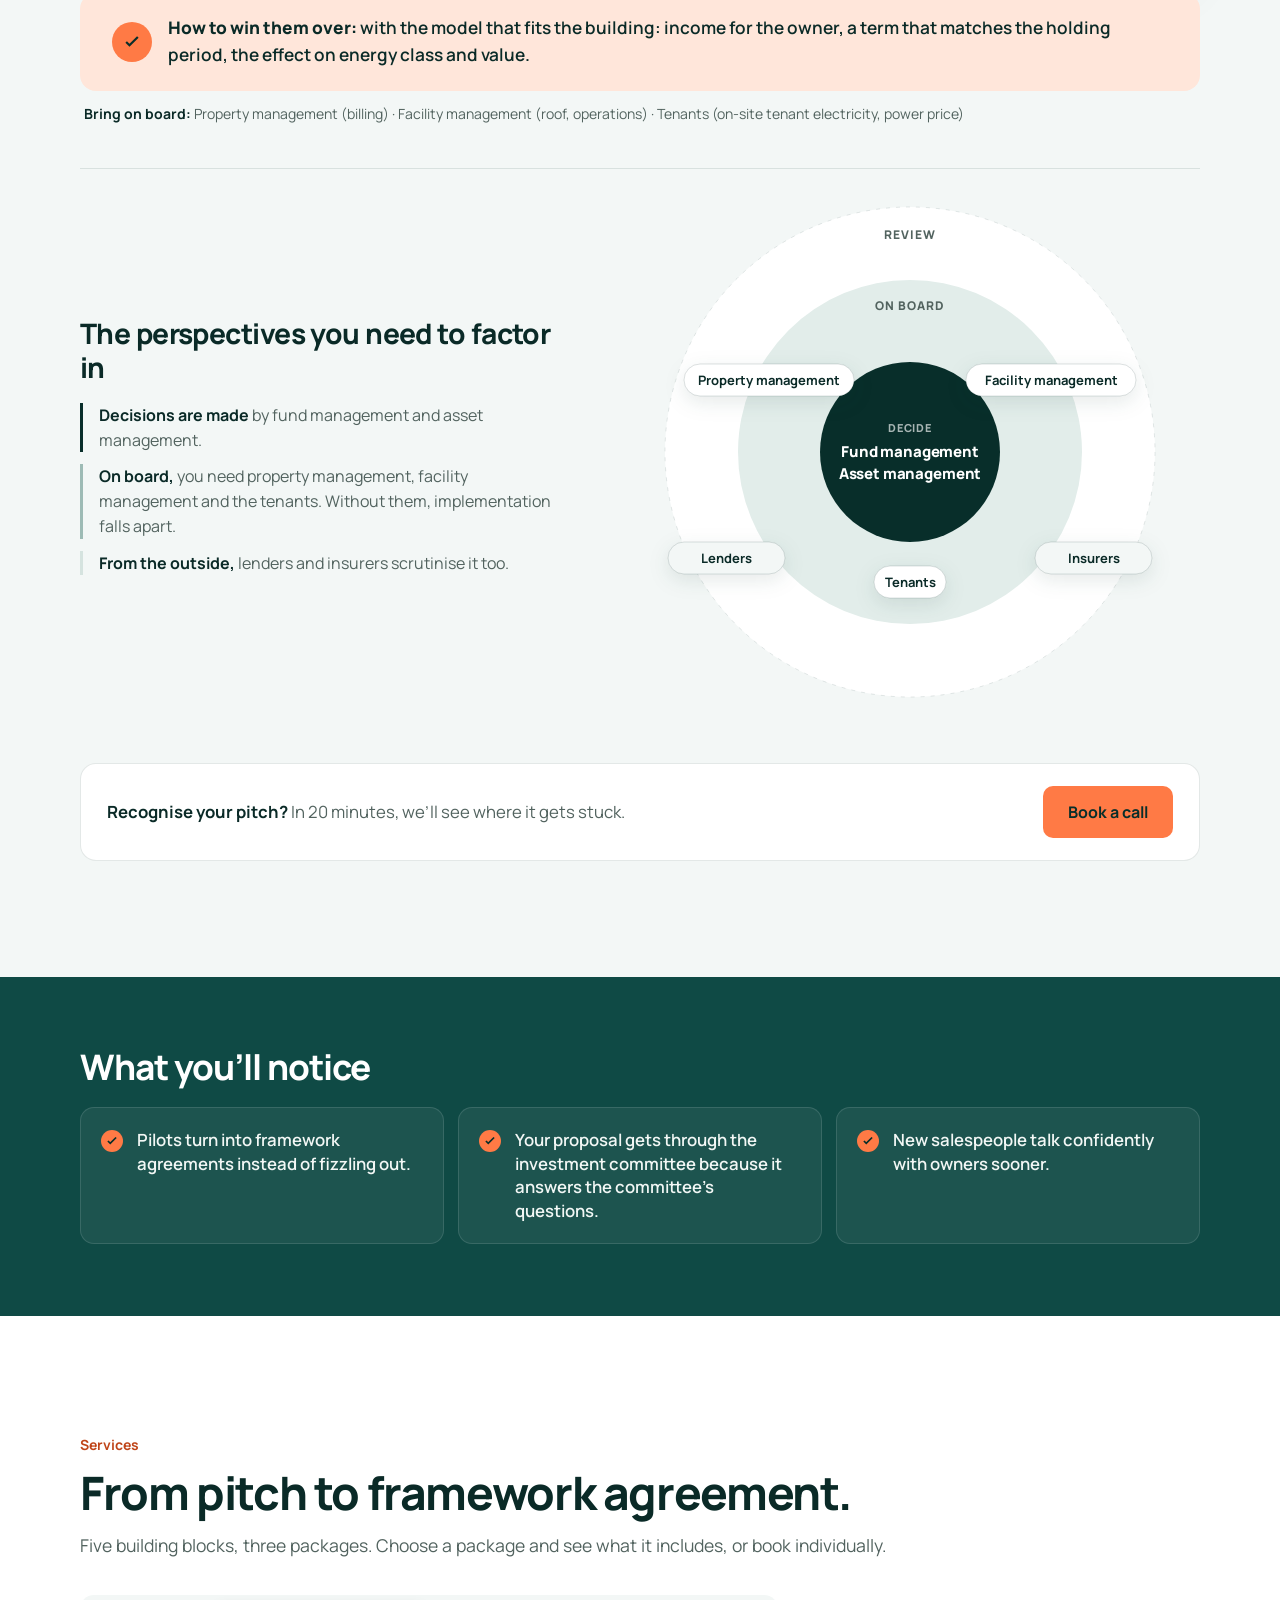
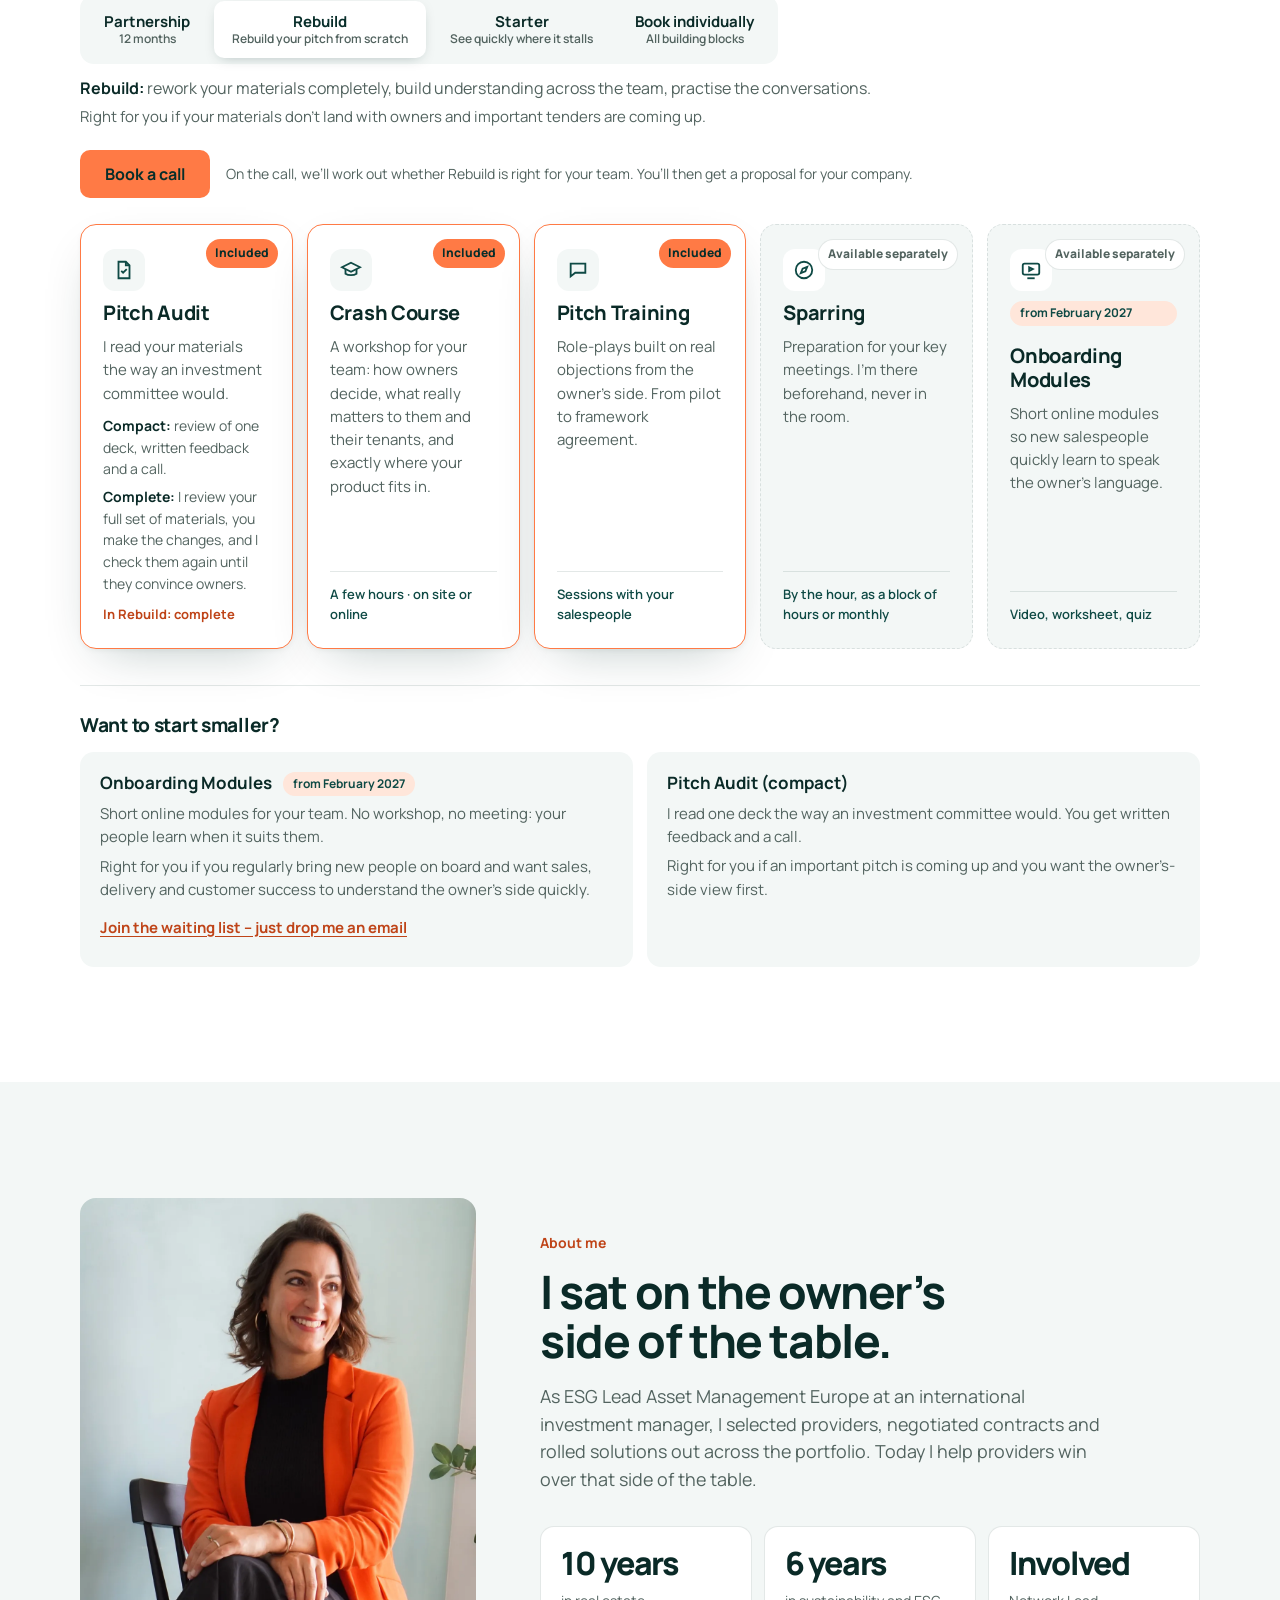
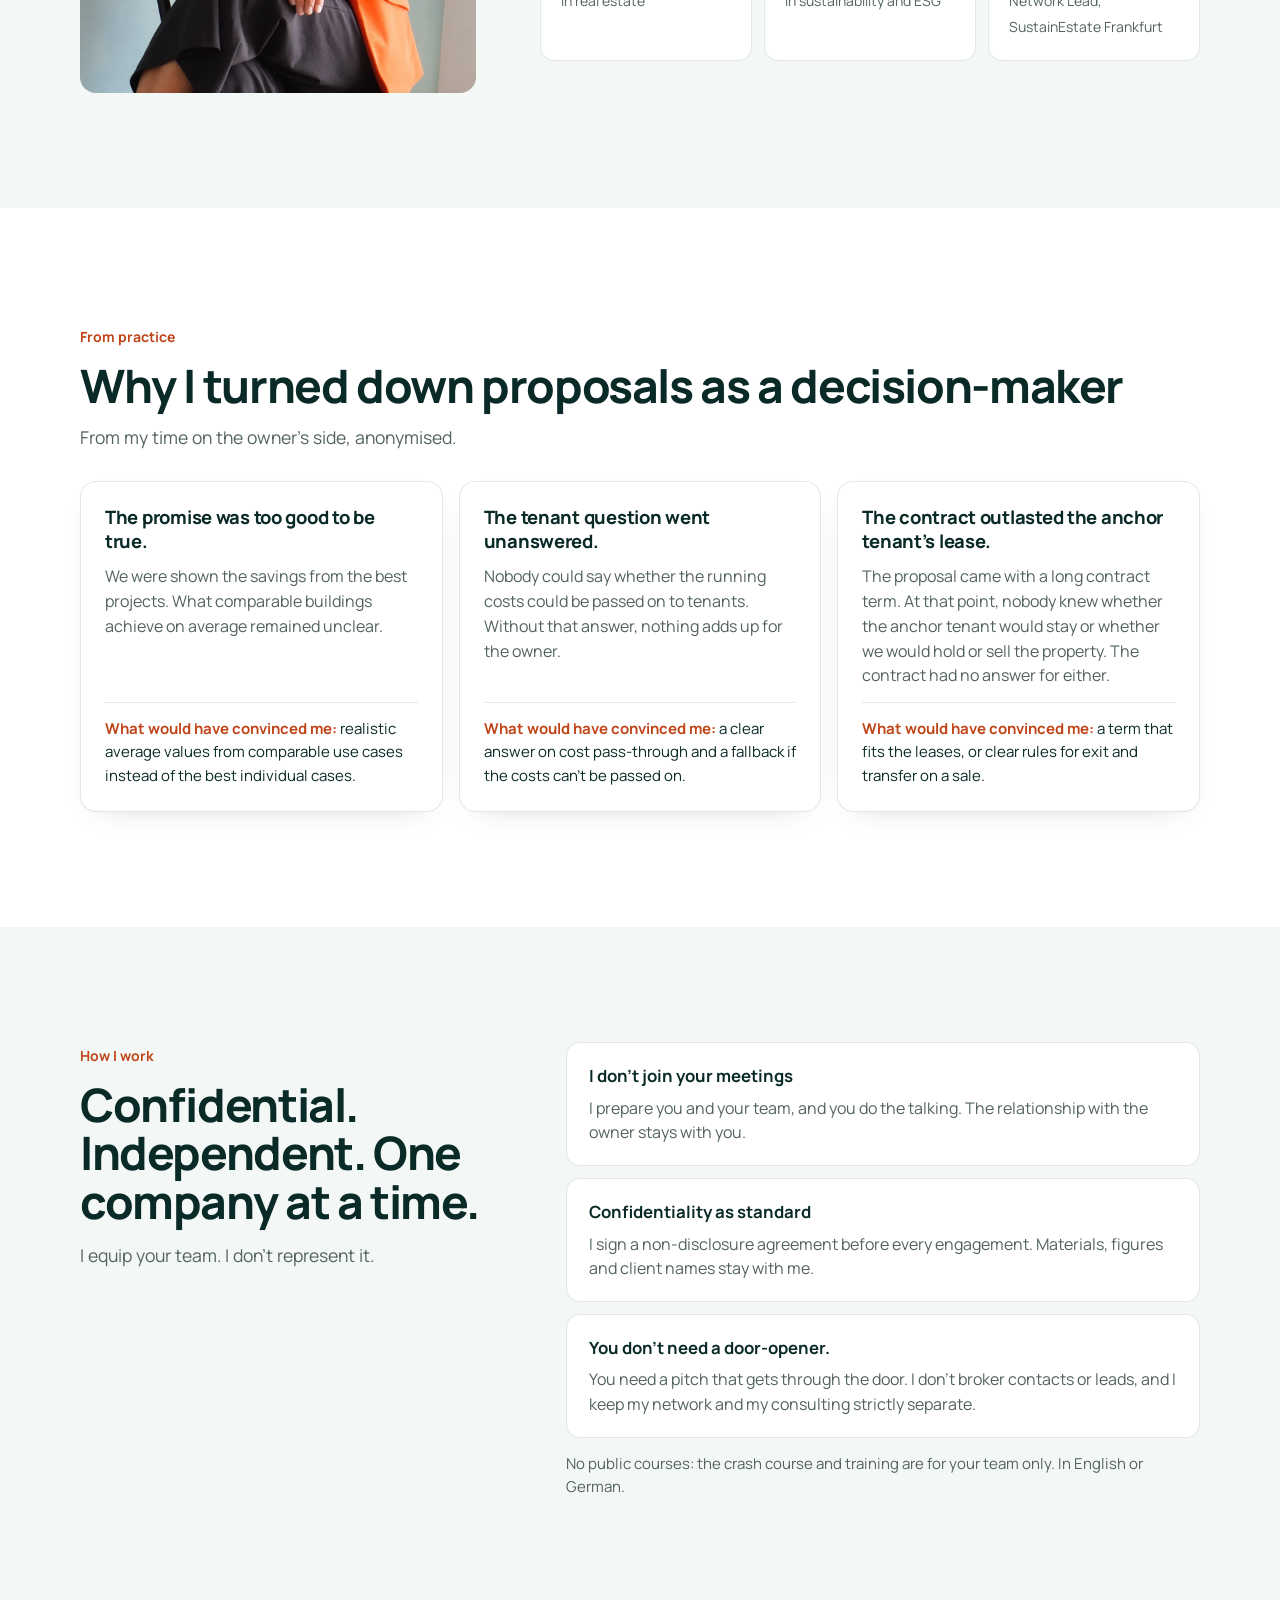
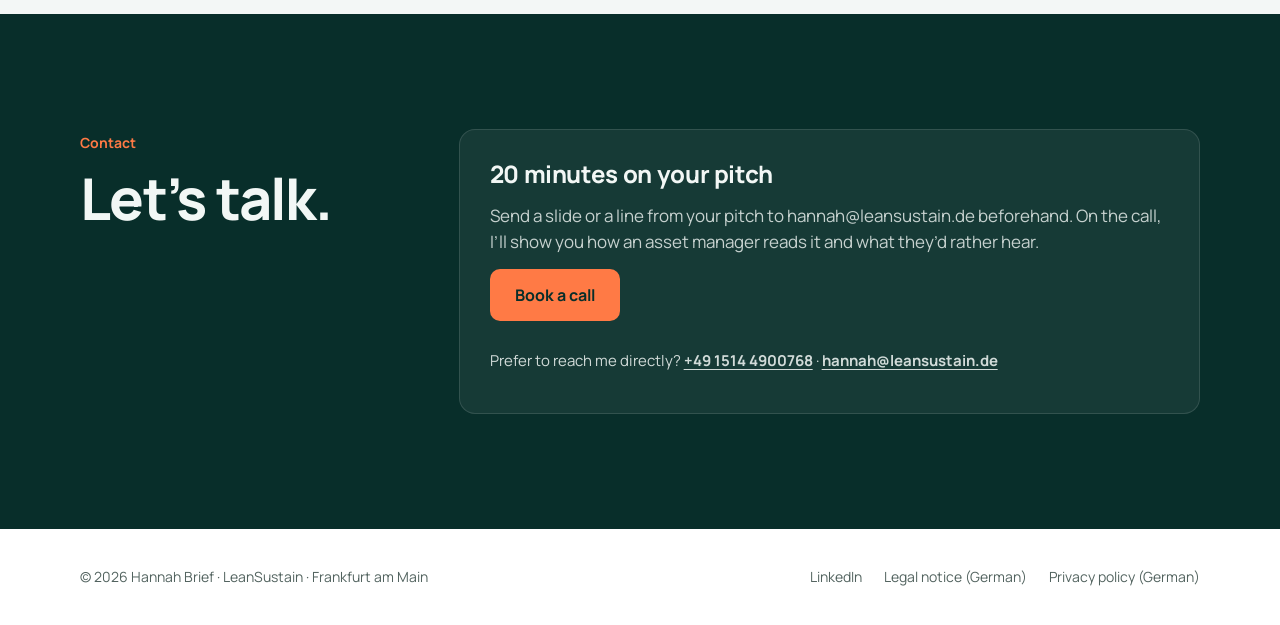
<file: en/index.html>
<!DOCTYPE html>
<html lang="en">
<head>
<meta charset="UTF-8">
<meta name="viewport" content="width=device-width, initial-scale=1">
<title>Pitch Audit and Sales Training for Solution Providers | LeanSustain</title>
<meta name="description" content="Pitch audit, crash course, pitch training and sparring for solution providers selling to institutional real estate owners. From a former ESG Lead in asset management. Frankfurt.">
<link rel="canonical" href="https://leansustain.de/en/">
<link rel="alternate" hreflang="de" href="https://leansustain.de/">
<link rel="alternate" hreflang="en" href="https://leansustain.de/en/">
<link rel="alternate" hreflang="x-default" href="https://leansustain.de/">
<meta property="og:type" content="website">
<meta property="og:url" content="https://leansustain.de/en/">
<meta property="og:site_name" content="LeanSustain">
<meta property="og:title" content="LeanSustain – Good solution. Wrong language.">
<meta property="og:description" content="I teach the sales teams of solution providers to argue the way institutional real estate owners decide: on returns, risk, compliance and lettability.">
<meta property="og:image" content="https://leansustain.de/assets/og-image.png">
<meta property="og:image:width" content="1200">
<meta property="og:image:height" content="630">
<meta property="og:locale" content="en_GB">
<meta property="og:locale:alternate" content="de_DE">
<meta name="twitter:card" content="summary_large_image">
<meta name="theme-color" content="#082E2A">
<link rel="icon" href="../assets/favicon.svg" type="image/svg+xml">
<link rel="apple-touch-icon" href="../assets/apple-touch-icon.png">
<link rel="preload" href="../fonts/Manrope.woff2" as="font" type="font/woff2" crossorigin>
<link rel="stylesheet" href="../assets/styles.css?v=20261123f">
<script type="application/ld+json">
{"@context":"https://schema.org","@graph":[
{"@type":"ProfessionalService","@id":"https://leansustain.de/#org","name":"LeanSustain","url":"https://leansustain.de/en/","logo":"https://leansustain.de/assets/logo-leansustain-512.png","image":"https://leansustain.de/assets/og-image.png","email":"hannah@leansustain.de","telephone":"+4915144900768","address":{"@type":"PostalAddress","addressLocality":"Frankfurt am Main","addressCountry":"DE"},"areaServed":["DE","AT","CH"],"availableLanguage":["de","en"],"description":"Sales enablement for solution providers selling to institutional real estate owners: pitch audit, crash course, pitch training, sparring and onboarding modules.","founder":{"@id":"https://leansustain.de/#hannah"}},
{"@type":"Person","@id":"https://leansustain.de/#hannah","name":"Hannah Brief","jobTitle":"Consultant","worksFor":{"@id":"https://leansustain.de/#org"},"sameAs":["https://www.linkedin.com/in/hannah-brief-a93555134/"]}
]}
</script>
</head>
<body>
<a class="skip" href="#main">Skip to content</a>

<header class="site-header" id="top">
  <div class="wrap head-in">
    <a class="logo" href="#top" aria-label="LeanSustain, back to top"><svg viewBox="0 0 32 32" aria-hidden="true"><path d="M3.5 14V3.5H14" fill="none" stroke="#F2F7F5" stroke-width="3.6" stroke-linecap="square"/><path d="M28.5 18v10.5H18" fill="none" stroke="#FF7A45" stroke-width="3.6" stroke-linecap="square"/></svg><span class="brand">LeanSustain<em>for solution providers selling to institutional real estate owners</em></span></a>
    <div class="head-tools">
      <nav class="nav" aria-label="Main navigation">
        <a href="#problem">Why it stalls</a>
        <a href="#angebot">Services</a>
        <a href="#hannah">About me</a>
      </nav>
      <div class="lang" aria-label="Choose language"><a href="../" lang="de" hreflang="de" aria-label="Deutsche Version">DE</a><a href="./" lang="en" hreflang="en" aria-current="true">EN</a></div>
      <a class="btn btn-accent head-cta" href="mailto:hannah@leansustain.de?subject=Call%20LeanSustain" data-book>Book a call</a>
    </div>
  </div>
</header>

<main id="main">
<!-- HERO -->
<section class="hero">
  <div class="wrap">
    <div>
      <p class="for-m">For solution providers selling to institutional real estate owners</p>
      <h1>Good solution. <mark>Wrong language.</mark></h1>
      <p class="sub">Institutional owners decide on returns, risk, compliance and lettability. I teach your sales team to argue exactly that way.</p>
      <div class="cta">
        <a class="btn btn-accent" href="mailto:hannah@leansustain.de?subject=Call%20LeanSustain" data-book>Book a call <svg viewBox="0 0 24 24" fill="none" stroke="currentColor" stroke-width="2"><path d="M5 12h14M13 6l6 6-6 6"/></svg></a>
      </div>
      <p class="cta-note">Send me a slide or a line from your pitch beforehand. In 20 minutes, I’ll show you how an asset manager reads it and what they’d rather hear. Or call: <a href="tel:+4915144900768">+49 1514 4900768</a></p>
      <div class="who"><img src="../assets/hannah-avatar.webp" alt="" width="52" height="52"><span><b>Hannah Brief</b>Former ESG Lead, Asset Management Europe · 10 years in real estate</span></div>
    </div>
    <div class="hero-art">
      <svg class="art" viewBox="0 0 520 440" role="img" aria-label="Illustration: existing building with a PV roof, energy class from F to C and a business case">
        <line x1="10" y1="400" x2="510" y2="400" stroke="#52635F" opacity=".3"/>
        <rect class="b2" x="300" y="250" width="150" height="150" rx="3"/>
        <rect class="b1" x="70" y="170" width="240" height="230" rx="3"/>
        <polygon class="pv" points="80,168 118,140 152,140 114,168"/><polygon class="pv" points="122,168 160,140 194,140 156,168"/><polygon class="pv" points="164,168 202,140 236,140 198,168"/><polygon class="pv" points="206,168 244,140 278,140 240,168"/>
        <polygon class="pv" points="312,248 342,226 372,226 342,248"/><polygon class="pv" points="350,248 380,226 410,226 380,248"/><polygon class="pv" points="388,248 418,226 446,226 418,248"/>
        <g>
          <rect class="win" x="94" y="196" width="34" height="26" rx="2"/><rect class="win on" x="142" y="196" width="34" height="26" rx="2"/><rect class="win" x="190" y="196" width="34" height="26" rx="2"/><rect class="win" x="238" y="196" width="34" height="26" rx="2"/>
          <rect class="win" x="94" y="236" width="34" height="26" rx="2"/><rect class="win" x="142" y="236" width="34" height="26" rx="2"/><rect class="win on" x="190" y="236" width="34" height="26" rx="2"/><rect class="win" x="238" y="236" width="34" height="26" rx="2"/>
          <rect class="win" x="94" y="276" width="34" height="26" rx="2"/><rect class="win" x="142" y="276" width="34" height="26" rx="2"/><rect class="win" x="190" y="276" width="34" height="26" rx="2"/><rect class="win on" x="238" y="276" width="34" height="26" rx="2"/>
          <rect class="win" x="94" y="316" width="34" height="26" rx="2"/><rect class="win on" x="142" y="316" width="34" height="26" rx="2"/><rect class="win" x="190" y="316" width="34" height="26" rx="2"/><rect class="win" x="238" y="316" width="34" height="26" rx="2"/>
          <rect class="win" x="160" y="356" width="60" height="44" rx="2"/>
          <rect class="win" x="320" y="276" width="30" height="24" rx="2"/><rect class="win on" x="362" y="276" width="30" height="24" rx="2"/><rect class="win" x="404" y="276" width="30" height="24" rx="2"/>
          <rect class="win" x="320" y="314" width="30" height="24" rx="2"/><rect class="win" x="362" y="314" width="30" height="24" rx="2"/><rect class="win" x="404" y="314" width="30" height="24" rx="2"/>
        </g>
        <path class="ln" d="M270 140 C 300 90, 320 80, 330 76"/><path class="ln" d="M130 330 C 80 330, 60 340, 50 352"/>
        <g filter="url(#sh)"><rect class="card2" x="318" y="20" width="190" height="150" rx="14"/></g>
        <text class="tm" x="338" y="50" font-size="12" font-weight="700">Energy class</text>
        <text class="t" x="338" y="80" font-size="26" font-weight="800">F → C</text>
        <g transform="translate(338 100)">
          <rect x="0" y="34" width="18" height="10" rx="2" fill="#0F4A45" opacity=".95"/><rect x="22" y="30" width="18" height="14" rx="2" fill="#0F4A45" opacity=".8"/><rect x="44" y="24" width="18" height="20" rx="2" class="acc"/><rect x="66" y="20" width="18" height="24" rx="2" fill="#0F4A45" opacity=".5"/><rect x="88" y="16" width="18" height="28" rx="2" fill="#0F4A45" opacity=".4"/><rect x="110" y="10" width="18" height="34" rx="2" fill="none" class="accs" stroke-width="2" stroke-dasharray="3 3"/><rect x="132" y="4" width="18" height="40" rx="2" fill="#0F4A45" opacity=".25"/>
        </g>
        <g filter="url(#sh)"><rect class="card2" x="10" y="352" width="210" height="66" rx="14"/></g>
        <circle class="acc" cx="38" cy="385" r="12"/><path d="M32 385l4 4 8-8" stroke="#082E2A" stroke-width="2.4" fill="none"/>
        <text class="t" x="60" y="381" font-size="14" font-weight="800">Business Case</text>
        <text class="tm" x="60" y="400" font-size="12">Returns · Risk · Compliance</text>
        <defs><filter id="sh" x="-20%" y="-20%" width="140%" height="160%"><feDropShadow dx="0" dy="10" stdDeviation="12" flood-color="#082E2A" flood-opacity=".18"/></filter></defs>
      </svg>
    </div>
  </div>
</section>

<!-- WARUM ES HAKT -->
<section class="section problem" id="problem">
  <div class="wrap">
    <span class="kicker">Why it stalls</span>
    <h2>Good products don’t fail on technology. They fail in translation.</h2>
    <p class="lead">You talk about your product. The owner asks about their building, their tenants and their risk.</p>

    <div class="picker" role="tablist" aria-label="Choose your solution">
      <span class="lbl">Your solution</span>
      <button role="tab" aria-selected="true" data-k="pv">PV</button>
      <button role="tab" aria-selected="false" data-k="waerme">Heating &amp; energy-as-a-service</button>
      <button role="tab" aria-selected="false" data-k="meter">Submetering &amp; smart metering</button>
      <button role="tab" aria-selected="false" data-k="soft">Energy management &amp; AI</button>
      <button role="tab" aria-selected="false" data-k="esg">ESG data</button>
      <button role="tab" aria-selected="false" data-k="lade">EV charging &amp; storage</button>
    </div>

    <div class="board" data-k="pv">
      <div class="says"><span class="lab">Your pitch says</span><q>Our system generates 400 MWh of electricity a year.</q></div>
      <div class="arrow"><span><svg viewBox="0 0 24 24" fill="none" stroke="currentColor" stroke-width="2.4"><path d="M5 12h14M13 6l6 6-6 6"/></svg></span></div>
      <div class="asks"><span class="lab">Asset management asks</span><q>Roof lease or system lease? And how much of that reaches my NOI?</q></div>
      <div class="wins"><span class="ic"><svg viewBox="0 0 24 24" fill="none" stroke="currentColor" stroke-width="2.6"><path d="M5 12l4 4 10-10"/></svg></span><p><b>How to win them over:</b> with the model that fits the building: income for the owner, a term that matches the holding period, the effect on energy class and value.</p></div>
      <p class="also"><b>Bring on board:</b> Property management (billing) · Facility management (roof, operations) · Tenants (on-site tenant electricity, power price)</p>
    </div>
    <div class="board" data-k="waerme" hidden>
      <div class="says"><span class="lab">Your pitch says</span><q>No upfront investment – we take care of the heat supply.</q></div>
      <div class="arrow"><span><svg viewBox="0 0 24 24" fill="none" stroke="currentColor" stroke-width="2.4"><path d="M5 12h14M13 6l6 6-6 6"/></svg></span></div>
      <div class="asks"><span class="lab">Asset management asks</span><q>We’re selling in five years. Does the contract transfer, and what do tenants end up paying?</q></div>
      <div class="wins"><span class="ic"><svg viewBox="0 0 24 24" fill="none" stroke="currentColor" stroke-width="2.6"><path d="M5 12l4 4 10-10"/></svg></span><p><b>How to win them over:</b> with a term that matches the holding period, a clean transfer on sale and a clear answer on costs for tenants.</p></div>
      <p class="also"><b>Bring on board:</b> Property management (service charges) · Facility management (heating, maintenance) · Tenants (costs, comfort)</p>
    </div>
    <div class="board" data-k="meter" hidden>
      <div class="says"><span class="lab">Your pitch says</span><q>Remotely readable and fully compliant.</q></div>
      <div class="arrow"><span><svg viewBox="0 0 24 24" fill="none" stroke="currentColor" stroke-width="2.4"><path d="M5 12h14M13 6l6 6-6 6"/></svg></span></div>
      <div class="asks"><span class="lab">Asset management asks</span><q>That’s a legal requirement and everyone offers it. What do I get beyond compliance?</q></div>
      <div class="wins"><span class="ic"><svg viewBox="0 0 24 24" fill="none" stroke="currentColor" stroke-width="2.6"><path d="M5 12l4 4 10-10"/></svg></span><p><b>How to win them over:</b> with data that does more than billing: spot leaks early, manage consumption, deliver the figures banks and investors ask for.</p></div>
      <p class="also"><b>Bring on board:</b> Property management (billing) · Facility management (installation) · Tenants (transparency, data protection)</p>
    </div>
    <div class="board" data-k="soft" hidden>
      <div class="says"><span class="lab">Your pitch says</span><q>Our energy management software saves 30%.</q></div>
      <div class="arrow"><span><svg viewBox="0 0 24 24" fill="none" stroke="currentColor" stroke-width="2.4"><path d="M5 12h14M13 6l6 6-6 6"/></svg></span></div>
      <div class="asks"><span class="lab">Asset management asks</span><q>Who measures that independently? And if the tenant saves: can I pass the running costs on?</q></div>
      <div class="wins"><span class="ic"><svg viewBox="0 0 24 24" fill="none" stroke="currentColor" stroke-width="2.6"><path d="M5 12l4 4 10-10"/></svg></span><p><b>How to win them over:</b> with independent measurement, a clear answer on cost pass-through and a plan for bringing tenants and on-site technical staff along.</p></div>
      <p class="also"><b>Bring on board:</b> Property management (service charges) · Facility management (technology, IT security) · Tenants (comfort, costs)</p>
    </div>
    <div class="board" data-k="esg" hidden>
      <div class="says"><span class="lab">Your pitch says</span><q>All the ESG data for your portfolio at the push of a button.</q></div>
      <div class="arrow"><span><svg viewBox="0 0 24 24" fill="none" stroke="currentColor" stroke-width="2.4"><path d="M5 12h14M13 6l6 6-6 6"/></svg></span></div>
      <div class="asks"><span class="lab">Fund management asks</span><q>Which data do I actually need, and for whom: the bank, investors or the regulator?</q></div>
      <div class="wins"><span class="ic"><svg viewBox="0 0 24 24" fill="none" stroke="currentColor" stroke-width="2.6"><path d="M5 12l4 4 10-10"/></svg></span><p><b>How to win them over:</b> by showing which specific requirement you meet and how much work you take off fund management’s plate.</p></div>
      <p class="also"><b>Bring on board:</b> Asset management (data per building) · Property management (consumption data) · Tenants (data consent)</p>
    </div>
    <div class="board" data-k="lade" hidden>
      <div class="says"><span class="lab">Your pitch says</span><q>Charging infrastructure for every parking space.</q></div>
      <div class="arrow"><span><svg viewBox="0 0 24 24" fill="none" stroke="currentColor" stroke-width="2.4"><path d="M5 12h14M13 6l6 6-6 6"/></svg></span></div>
      <div class="asks"><span class="lab">Asset management asks</span><q>Who operates it, who is liable, and what does it do for my building?</q></div>
      <div class="wins"><span class="ic"><svg viewBox="0 0 24 24" fill="none" stroke="currentColor" stroke-width="2.6"><path d="M5 12l4 4 10-10"/></svg></span><p><b>How to win them over:</b> with a clear operating model and the benefit for the building: what tenants need, which obligations are met, what income it generates.</p></div>
      <p class="also"><b>Bring on board:</b> Property management (usage, billing) · Facility management (operations, maintenance) · Tenants (demand, costs)</p>
    </div>

    <div class="persp">
      <div class="persp-txt">
        <h3>The perspectives you need to factor in</h3>
        <p><b>Decisions are made</b> by fund management and asset management.</p>
        <p><b>On board,</b> you need property management, facility management and the tenants. Without them, implementation falls apart.</p>
        <p><b>From the outside,</b> lenders and insurers scrutinise it too.</p>
      </div>
      <svg class="orbit" viewBox="0 0 520 510" role="img" aria-label="Circles of influence: fund management and asset management decide, property management, facility management and tenants need to be on board, lenders and insurers review">
          <circle class="r3" cx="260" cy="255" r="245"/><circle class="r2" cx="260" cy="255" r="172"/><circle class="r1" cx="260" cy="255" r="90"/><text class="lbl" x="260" y="42" text-anchor="middle">REVIEW</text><text class="lbl" x="260" y="113" text-anchor="middle">ON BOARD</text><text class="lbl in" x="260" y="235" text-anchor="middle">DECIDE</text><text class="core" x="260" y="260" text-anchor="middle">Fund management</text><text class="core" x="260" y="282" text-anchor="middle">Asset management</text><g class="bd"><rect x="34" y="167" width="170" height="32" rx="16"/><text x="119" y="188" text-anchor="middle">Property management</text></g><g class="bd"><rect x="316" y="167" width="170" height="32" rx="16"/><text x="401" y="188" text-anchor="middle">Facility management</text></g><g class="bd"><rect x="224" y="369" width="72" height="32" rx="16"/><text x="260" y="390" text-anchor="middle">Tenants</text></g><g class="bd out"><rect x="18" y="345" width="117" height="32" rx="16"/><text x="76" y="366" text-anchor="middle">Lenders</text></g><g class="bd out"><rect x="385" y="345" width="117" height="32" rx="16"/><text x="444" y="366" text-anchor="middle">Insurers</text></g>
        </svg>
    </div>
    <div class="bridge"><p><b>Recognise your pitch?</b> In 20 minutes, we’ll see where it gets stuck.</p><a class="btn btn-accent" href="mailto:hannah@leansustain.de?subject=Call%20LeanSustain" data-book>Book a call</a></div>
  </div>
</section>

<!-- OUTCOMES -->
<section class="outcomes-sec">
  <div class="wrap">
    <h2>What you’ll notice</h2>
    <ul class="outcomes">
      <li>Pilots turn into framework agreements instead of fizzling out.</li>
      <li>Your proposal gets through the investment committee because it answers the committee’s questions.</li>
      <li>New salespeople talk confidently with owners sooner.</li>
    </ul>
  </div>
</section>

<!-- ANGEBOT -->
<section class="section" id="angebot">
  <div class="wrap">
    <span class="kicker">Services</span>
    <h2>From pitch to framework agreement.</h2>
    <p class="muted" style="margin-top:14px;font-size:1.1rem">Five building blocks, three packages. Choose a package and see what it includes, or book individually.</p>

    <div class="pk-switch" role="group" aria-label="Packages">
      <button aria-pressed="false" data-pk="partner">Partnership<small>12 months</small></button>
      <button aria-pressed="true" data-pk="umbau">Rebuild<small>Rebuild your pitch from scratch</small></button>
      <button aria-pressed="false" data-pk="start">Starter<small>See quickly where it stalls</small></button>
      <button aria-pressed="false" data-pk="all">Book individually<small>All building blocks</small></button>
    </div>
    <p class="pk-desc" id="pkdesc" aria-live="polite"><b>Rebuild:</b> rework your materials completely, build understanding across the team, practise the conversations.<span class="fit">Right for you if your materials don’t land with owners and important tenders are coming up.</span></p>
    <div class="pk-cta"><a class="btn btn-accent" id="pkcta" href="mailto:hannah@leansustain.de?subject=Call%20LeanSustain" data-book>Book a call</a><small id="pkctanote">On the call, we’ll work out whether Rebuild is right for your team. You’ll then get a proposal for your company.</small></div>

    <div class="cards" id="cards">
      <article class="card" data-b="audit">
        <span class="badge"><span class="in-l">Included</span><span class="out">Available separately</span></span>
        <div class="ico"><svg viewBox="0 0 24 24" fill="none" stroke="currentColor" stroke-width="2"><path d="M14 3H6v18h12V7z"/><path d="M14 3v4h4M9 13l2 2 4-4"/></svg></div>
        <h3>Pitch Audit</h3>
        <p>I read your materials the way an investment committee would.</p>
        <ul class="variants"><li><b>Compact:</b> review of one deck, written feedback and a call.</li><li><b>Complete:</b> I review your full set of materials, you make the changes, and I check them again until they convince owners.</li></ul>
        <span class="note" data-for="start">In Starter: compact</span>
        <span class="note" data-for="umbau">In Rebuild: complete</span>
        <span class="note" data-for="partner">In Partnership: complete</span>
      </article>
      <article class="card" data-b="kurs">
        <span class="badge"><span class="in-l">Included</span><span class="out">Available separately</span></span>
        <div class="ico"><svg viewBox="0 0 24 24" fill="none" stroke="currentColor" stroke-width="2"><path d="M2 9l10-5 10 5-10 5z"/><path d="M6 11v5c3 2 9 2 12 0v-5"/></svg></div>
        <h3>Crash Course</h3>
        <p>A workshop for your team: how owners decide, what really matters to them and their tenants, and exactly where your product fits in.</p>
        <span class="fmt">A few hours · on site or online</span>
      </article>
      <article class="card" data-b="training">
        <span class="badge"><span class="in-l">Included</span><span class="out">Available separately</span></span>
        <div class="ico"><svg viewBox="0 0 24 24" fill="none" stroke="currentColor" stroke-width="2"><path d="M4 5h16v10H9l-5 4z"/></svg></div>
        <h3>Pitch Training</h3>
        <p>Role-plays built on real objections from the owner’s side. From pilot to framework agreement.</p>
        <span class="fmt">Sessions with your salespeople</span>
      </article>
      <article class="card" data-b="sparring">
        <span class="badge"><span class="in-l">Included</span><span class="out">Available separately</span></span>
        <div class="ico"><svg viewBox="0 0 24 24" fill="none" stroke="currentColor" stroke-width="2"><circle cx="12" cy="12" r="9"/><path d="M15.5 8.5l-2 5-5 2 2-5z"/></svg></div>
        <h3>Sparring</h3>
        <p>Preparation for your key meetings. I’m there beforehand, never in the room.</p>
        <span class="note" data-for="partner">In Partnership: 6 months on call</span>
        <span class="fmt">By the hour, as a block of hours or monthly</span>
      </article>
      <article class="card" data-b="onboarding">
        <span class="badge"><span class="in-l">Included</span><span class="out">Available separately</span></span>
        <div class="ico"><svg viewBox="0 0 24 24" fill="none" stroke="currentColor" stroke-width="2"><rect x="3" y="5" width="18" height="12" rx="2"/><path d="M10 9l4 2-4 2z"/><path d="M8 21h8"/></svg></div>
        <span class="soon">from February 2027</span>
        <h3>Onboarding Modules</h3>
        <p>Short online modules so new salespeople quickly learn to speak the owner’s language.</p>
        <span class="fmt">Video, worksheet, quiz</span>
      </article>
    </div>
    <p class="pk-extra" id="pkextra"></p>
    <div class="smaller">
      <h3>Want to start smaller?</h3>
      <div class="smaller-grid">
        <div><b>Onboarding Modules <span class="soon">from February 2027</span></b><p>Short online modules for your team. No workshop, no meeting: your people learn when it suits them.</p><p class="fitp">Right for you if you regularly bring new people on board and want sales, delivery and customer success to understand the owner’s side quickly.</p><a class="pre" href="mailto:hannah@leansustain.de?subject=Waiting%20list%3A%20Onboarding%20Modules">Join the waiting list – just drop me an email</a></div>
        <div><b>Pitch Audit (compact)</b><p>I read one deck the way an investment committee would. You get written feedback and a call.</p><p class="fitp">Right for you if an important pitch is coming up and you want the owner’s-side view first.</p></div>
      </div>
    </div>
  </div>
</section>

<!-- ÜBER MICH -->
<section class="section about-sec" id="hannah">
  <div class="wrap about">
    <picture><source srcset="../assets/hannah-brief.webp?v=20261029c" type="image/webp"><img src="../assets/hannah-brief.jpg?v=20261029c" alt="Hannah Brief, consultant at LeanSustain" width="1120" height="1400" loading="lazy"></picture>
    <div>
      <span class="kicker">About me</span>
      <h2>I sat on the owner’s side of the table.</h2>
      <p class="txt">As ESG Lead Asset Management Europe at an international investment manager, I selected providers, negotiated contracts and rolled solutions out across the portfolio. Today I help providers win over that side of the table.</p>
      <div class="facts">
        <div><b>10 years</b><span>in real estate</span></div>
        <div><b>6 years</b><span>in sustainability and ESG</span></div>
        <div><b>Involved</b><span>Network Lead, SustainEstate Frankfurt</span></div>
      </div>
    </div>
  </div>
</section>

<!-- REJECTED -->
<section class="section cases-sec">
  <div class="wrap">
    <span class="kicker">From practice</span>
    <h2>Why I turned down proposals as a decision-maker</h2>
    <p class="lead">From my time on the owner’s side, anonymised.</p>
    <div class="cases">
      <article><h3>The promise was too good to be true.</h3><p>We were shown the savings from the best projects. What comparable buildings achieve on average remained unclear.</p><p class="win"><b>What would have convinced me:</b> realistic average values from comparable use cases instead of the best individual cases.</p></article>
      <article><h3>The tenant question went unanswered.</h3><p>Nobody could say whether the running costs could be passed on to tenants. Without that answer, nothing adds up for the owner.</p><p class="win"><b>What would have convinced me:</b> a clear answer on cost pass-through and a fallback if the costs can’t be passed on.</p></article>
      <article><h3>The contract outlasted the anchor tenant’s lease.</h3><p>The proposal came with a long contract term. At that point, nobody knew whether the anchor tenant would stay or whether we would hold or sell the property. The contract had no answer for either.</p><p class="win"><b>What would have convinced me:</b> a term that fits the leases, or clear rules for exit and transfer on a sale.</p></article>
    </div>
  </div>
</section>

<!-- SO ARBEITE ICH -->
<section class="section faq-sec" id="arbeitsweise">
  <div class="wrap">
    <div>
      <span class="kicker">How I work</span>
      <h2>Confidential. Independent. One company at a time.</h2>
      <p class="lead">I equip your team. I don’t represent it.</p>
    </div>
    <div class="trust-col"><div class="trust">
      <div><b>I don’t join your meetings</b><p>I prepare you and your team, and you do the talking. The relationship with the owner stays with you.</p></div>
      <div><b>Confidentiality as standard</b><p>I sign a non-disclosure agreement before every engagement. Materials, figures and client names stay with me.</p></div>
      <div><b>You don’t need a door-opener.</b><p>You need a pitch that gets through the door. I don’t broker contacts or leads, and I keep my network and my consulting strictly separate.</p></div>
    </div>
    <p class="trust-more">No public courses: the crash course and training are for your team only. In English or German.</p></div>
  </div>
</section>

<!-- KONTAKT -->
<section class="section contact" id="kontakt">
  <div class="wrap">
    <div><span class="kicker">Contact</span><h2>Let’s talk.</h2></div>
    <div class="choice choice-main">
      <h3>20 minutes on your pitch</h3>
      <p style="opacity:.8">Send a slide or a line from your pitch to hannah@leansustain.de beforehand. On the call, I’ll show you how an asset manager reads it and what they’d rather hear.</p>
      <div class="row"><a class="btn btn-accent" href="mailto:hannah@leansustain.de?subject=Call%20LeanSustain" data-book>Book a call</a></div>
      <p class="alt">Prefer to reach me directly? <a href="tel:+4915144900768">+49 1514 4900768</a> · <a href="mailto:hannah@leansustain.de?subject=Enquiry%3A%20LeanSustain">hannah@leansustain.de</a></p>
    </div>
  </div>
</section>

</main>

<footer><div class="wrap"><span>© 2026 Hannah Brief · LeanSustain · Frankfurt am Main</span><span><a href="https://www.linkedin.com/in/hannah-brief-a93555134/" target="_blank" rel="noopener">LinkedIn</a><a href="../impressum.html" hreflang="de">Legal notice (German)</a><a href="../datenschutz.html" hreflang="de">Privacy policy (German)</a></span></div></footer>

<div class="mbar" id="mbar" aria-label="Book a call" aria-hidden="true"><a class="btn btn-accent" href="mailto:hannah@leansustain.de?subject=Call%20LeanSustain" data-book>Book a call</a></div>

<script src="../assets/site.js?v=20261123h" defer></script>

</body>
</html>
</file>
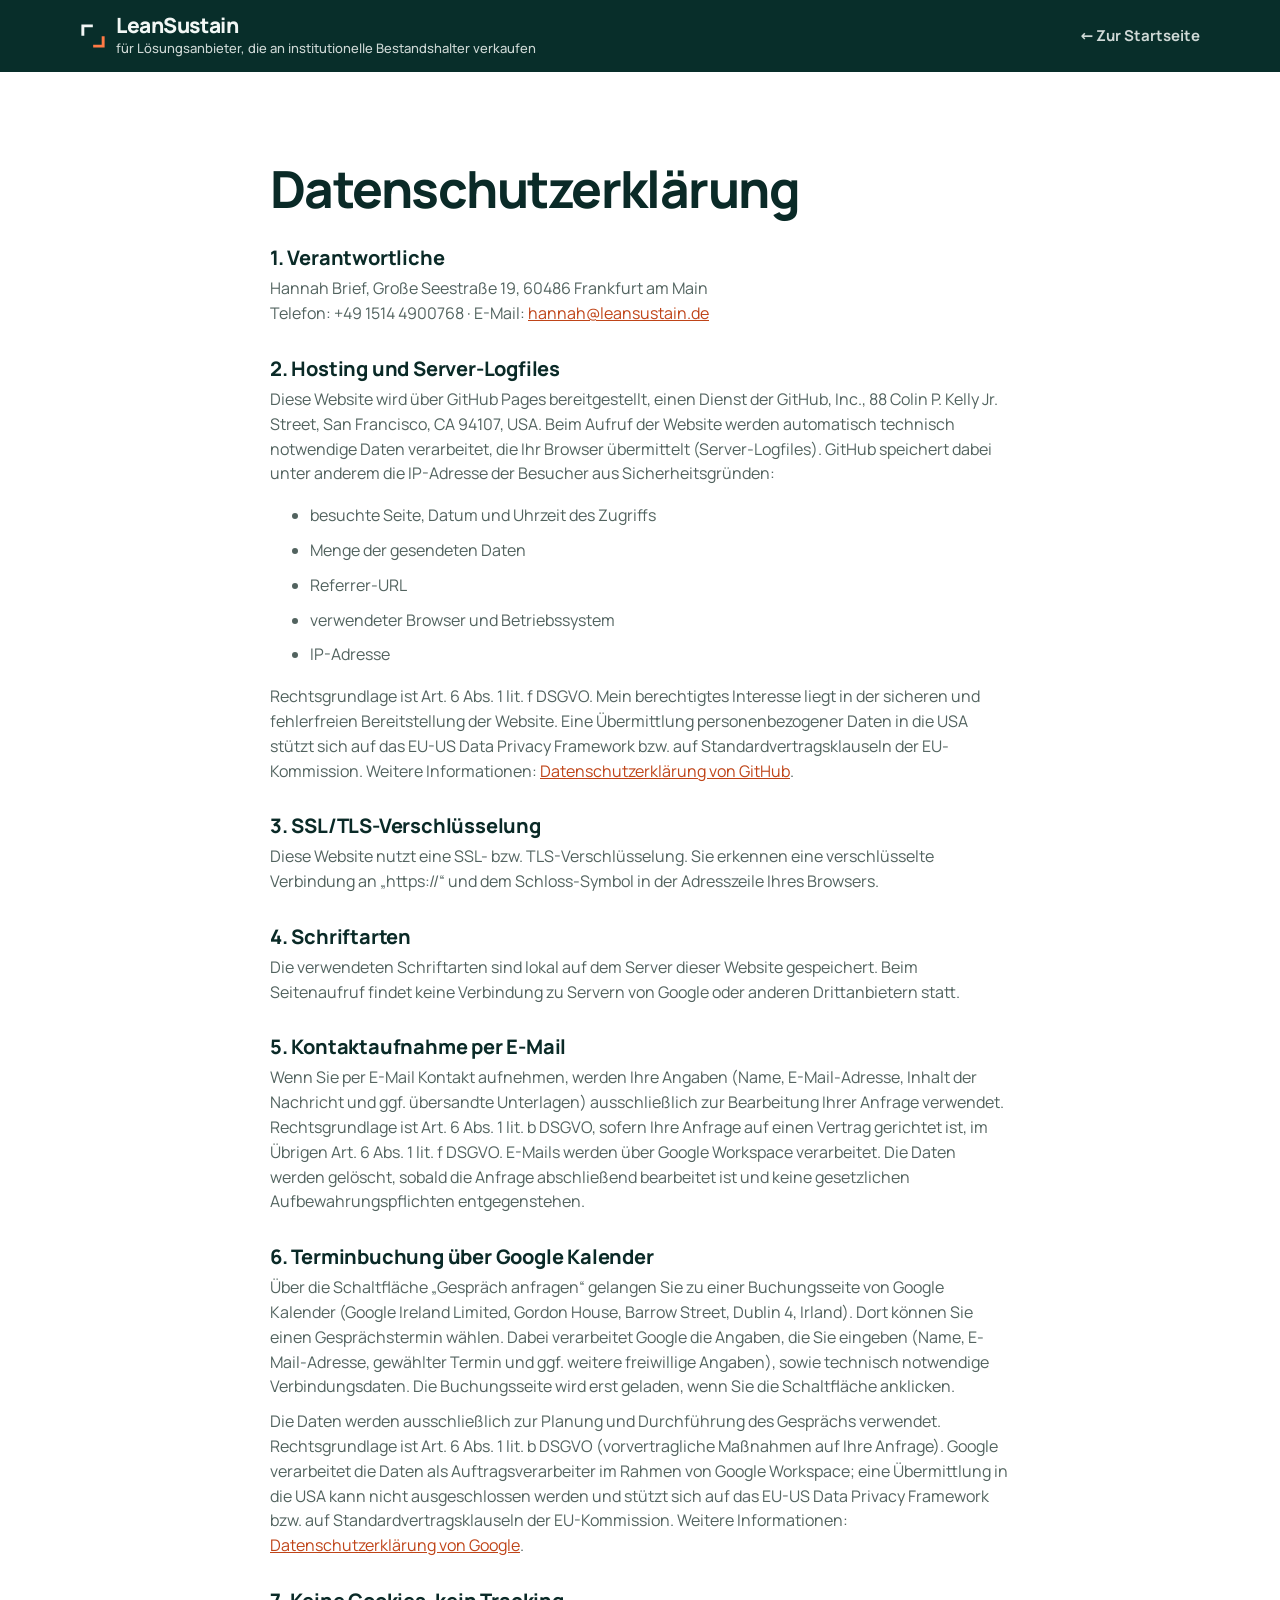
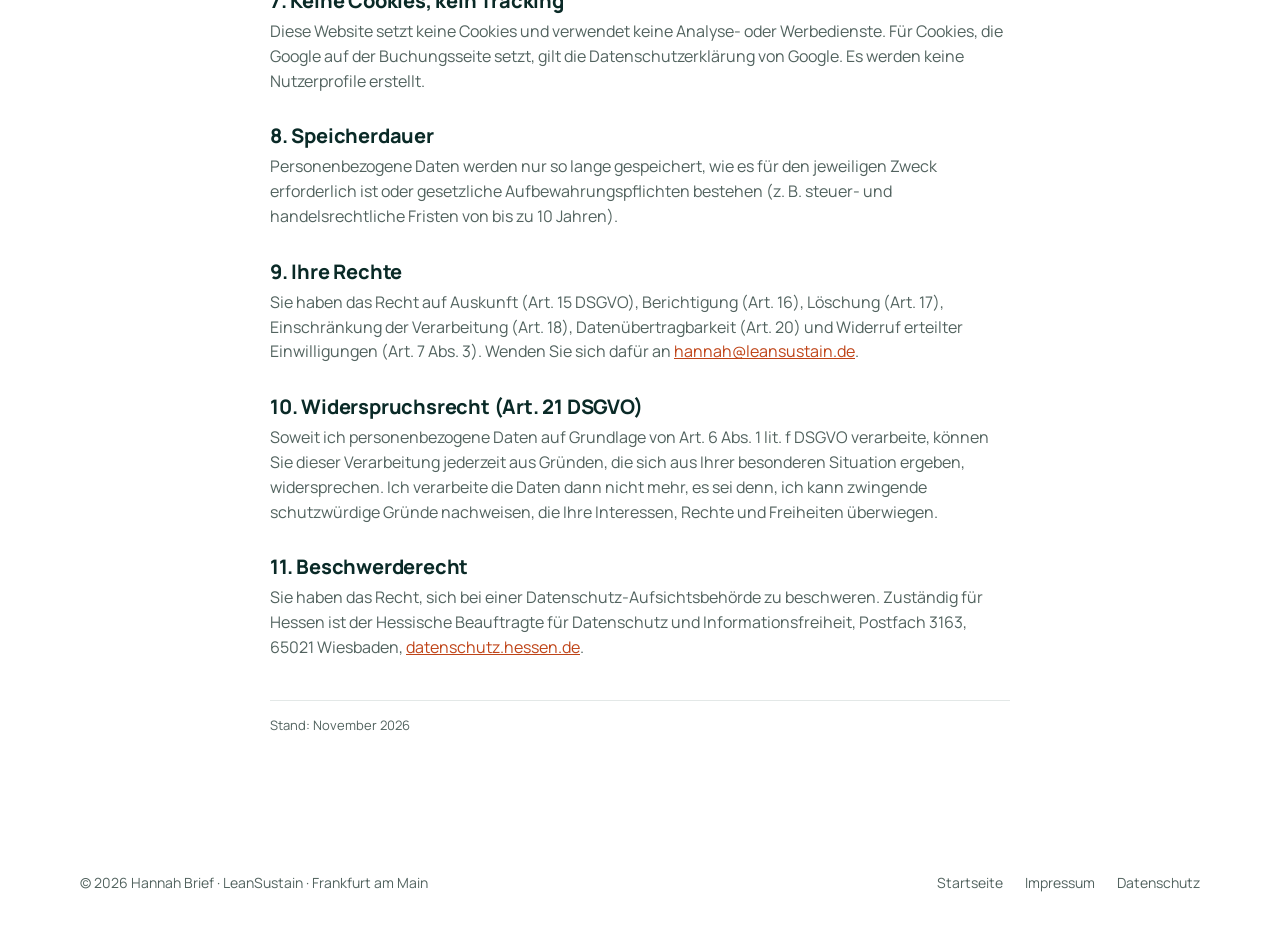
<file: datenschutz.html>
<!DOCTYPE html>
<html lang="de">
<head>
<meta charset="UTF-8">
<meta name="viewport" content="width=device-width, initial-scale=1">
<title>Datenschutz · LeanSustain</title>
<meta name="robots" content="noindex, follow">
<link rel="icon" href="assets/favicon.svg" type="image/svg+xml">
<link rel="stylesheet" href="assets/styles.css?v=20261123e">
</head>
<body>
<a class="skip" href="#main">Zum Inhalt springen</a>
<header class="site-header"><div class="wrap head-in"><a class="logo" href="index.html" aria-label="LeanSustain, zur Startseite"><svg viewBox="0 0 32 32" aria-hidden="true"><path d="M3.5 14V3.5H14" fill="none" stroke="#F2F7F5" stroke-width="3.6" stroke-linecap="square"/><path d="M28.5 18v10.5H18" fill="none" stroke="#FF7A45" stroke-width="3.6" stroke-linecap="square"/></svg><span class="brand">LeanSustain<em>für Lösungsanbieter, die an institutionelle Bestandshalter verkaufen</em></span></a><a class="back" href="index.html">← Zur Startseite</a></div></header>
<main class="legal" id="main"><div class="wrap">
<h1>Datenschutzerklärung</h1>
<h2>1. Verantwortliche</h2>
<p>Hannah Brief, Große Seestraße 19, 60486 Frankfurt am Main<br>Telefon: +49 1514 4900768 · E-Mail: <a href="mailto:hannah@leansustain.de">hannah@leansustain.de</a></p>
<h2>2. Hosting und Server-Logfiles</h2>
<p>Diese Website wird über GitHub Pages bereitgestellt, einen Dienst der GitHub, Inc., 88 Colin P. Kelly Jr. Street, San Francisco, CA 94107, USA. Beim Aufruf der Website werden automatisch technisch notwendige Daten verarbeitet, die Ihr Browser übermittelt (Server-Logfiles). GitHub speichert dabei unter anderem die IP-Adresse der Besucher aus Sicherheitsgründen:</p>
<ul><li>besuchte Seite, Datum und Uhrzeit des Zugriffs</li><li>Menge der gesendeten Daten</li><li>Referrer-URL</li><li>verwendeter Browser und Betriebssystem</li><li>IP-Adresse</li></ul>
<p>Rechtsgrundlage ist Art. 6 Abs. 1 lit. f DSGVO. Mein berechtigtes Interesse liegt in der sicheren und fehlerfreien Bereitstellung der Website. Eine Übermittlung personenbezogener Daten in die USA stützt sich auf das EU-US Data Privacy Framework bzw. auf Standardvertragsklauseln der EU-Kommission. Weitere Informationen: <a href="https://docs.github.com/de/site-policy/privacy-policies/github-general-privacy-statement" rel="noopener">Datenschutzerklärung von GitHub</a>.</p>
<h2>3. SSL/TLS-Verschlüsselung</h2>
<p>Diese Website nutzt eine SSL- bzw. TLS-Verschlüsselung. Sie erkennen eine verschlüsselte Verbindung an „https://“ und dem Schloss-Symbol in der Adresszeile Ihres Browsers.</p>
<h2>4. Schriftarten</h2>
<p>Die verwendeten Schriftarten sind lokal auf dem Server dieser Website gespeichert. Beim Seitenaufruf findet keine Verbindung zu Servern von Google oder anderen Drittanbietern statt.</p>
<h2>5. Kontaktaufnahme per E-Mail</h2>
<p>Wenn Sie per E-Mail Kontakt aufnehmen, werden Ihre Angaben (Name, E-Mail-Adresse, Inhalt der Nachricht und ggf. übersandte Unterlagen) ausschließlich zur Bearbeitung Ihrer Anfrage verwendet. Rechtsgrundlage ist Art. 6 Abs. 1 lit. b DSGVO, sofern Ihre Anfrage auf einen Vertrag gerichtet ist, im Übrigen Art. 6 Abs. 1 lit. f DSGVO. E-Mails werden über Google Workspace verarbeitet. Die Daten werden gelöscht, sobald die Anfrage abschließend bearbeitet ist und keine gesetzlichen Aufbewahrungspflichten entgegenstehen.</p>
<h2>6. Terminbuchung über Google Kalender</h2>
<p>Über die Schaltfläche „Gespräch anfragen“ gelangen Sie zu einer Buchungsseite von Google Kalender (Google Ireland Limited, Gordon House, Barrow Street, Dublin 4, Irland). Dort können Sie einen Gesprächstermin wählen. Dabei verarbeitet Google die Angaben, die Sie eingeben (Name, E-Mail-Adresse, gewählter Termin und ggf. weitere freiwillige Angaben), sowie technisch notwendige Verbindungsdaten. Die Buchungsseite wird erst geladen, wenn Sie die Schaltfläche anklicken.</p>
<p>Die Daten werden ausschließlich zur Planung und Durchführung des Gesprächs verwendet. Rechtsgrundlage ist Art. 6 Abs. 1 lit. b DSGVO (vorvertragliche Maßnahmen auf Ihre Anfrage). Google verarbeitet die Daten als Auftragsverarbeiter im Rahmen von Google Workspace; eine Übermittlung in die USA kann nicht ausgeschlossen werden und stützt sich auf das EU-US Data Privacy Framework bzw. auf Standardvertragsklauseln der EU-Kommission. Weitere Informationen: <a href="https://policies.google.com/privacy?hl=de" rel="noopener">Datenschutzerklärung von Google</a>.</p>
<h2>7. Keine Cookies, kein Tracking</h2>
<p>Diese Website setzt keine Cookies und verwendet keine Analyse- oder Werbedienste. Für Cookies, die Google auf der Buchungsseite setzt, gilt die Datenschutzerklärung von Google. Es werden keine Nutzerprofile erstellt.</p>
<h2>8. Speicherdauer</h2>
<p>Personenbezogene Daten werden nur so lange gespeichert, wie es für den jeweiligen Zweck erforderlich ist oder gesetzliche Aufbewahrungspflichten bestehen (z. B. steuer- und handelsrechtliche Fristen von bis zu 10 Jahren).</p>
<h2>9. Ihre Rechte</h2>
<p>Sie haben das Recht auf Auskunft (Art. 15 DSGVO), Berichtigung (Art. 16), Löschung (Art. 17), Einschränkung der Verarbeitung (Art. 18), Datenübertragbarkeit (Art. 20) und Widerruf erteilter Einwilligungen (Art. 7 Abs. 3). Wenden Sie sich dafür an <a href="mailto:hannah@leansustain.de">hannah@leansustain.de</a>.</p>
<h2>10. Widerspruchsrecht (Art. 21 DSGVO)</h2>
<p>Soweit ich personenbezogene Daten auf Grundlage von Art. 6 Abs. 1 lit. f DSGVO verarbeite, können Sie dieser Verarbeitung jederzeit aus Gründen, die sich aus Ihrer besonderen Situation ergeben, widersprechen. Ich verarbeite die Daten dann nicht mehr, es sei denn, ich kann zwingende schutzwürdige Gründe nachweisen, die Ihre Interessen, Rechte und Freiheiten überwiegen.</p>
<h2>11. Beschwerderecht</h2>
<p>Sie haben das Recht, sich bei einer Datenschutz-Aufsichtsbehörde zu beschweren. Zuständig für Hessen ist der Hessische Beauftragte für Datenschutz und Informationsfreiheit, Postfach 3163, 65021 Wiesbaden, <a href="https://datenschutz.hessen.de" rel="noopener">datenschutz.hessen.de</a>.</p>
<p class="stand">Stand: November 2026</p>
</div></main>
<footer><div class="wrap"><span>© 2026 Hannah Brief · LeanSustain · Frankfurt am Main</span><span><a href="index.html">Startseite</a><a href="impressum.html">Impressum</a><a href="datenschutz.html">Datenschutz</a></span></div></footer>
</body>
</html>
</file>
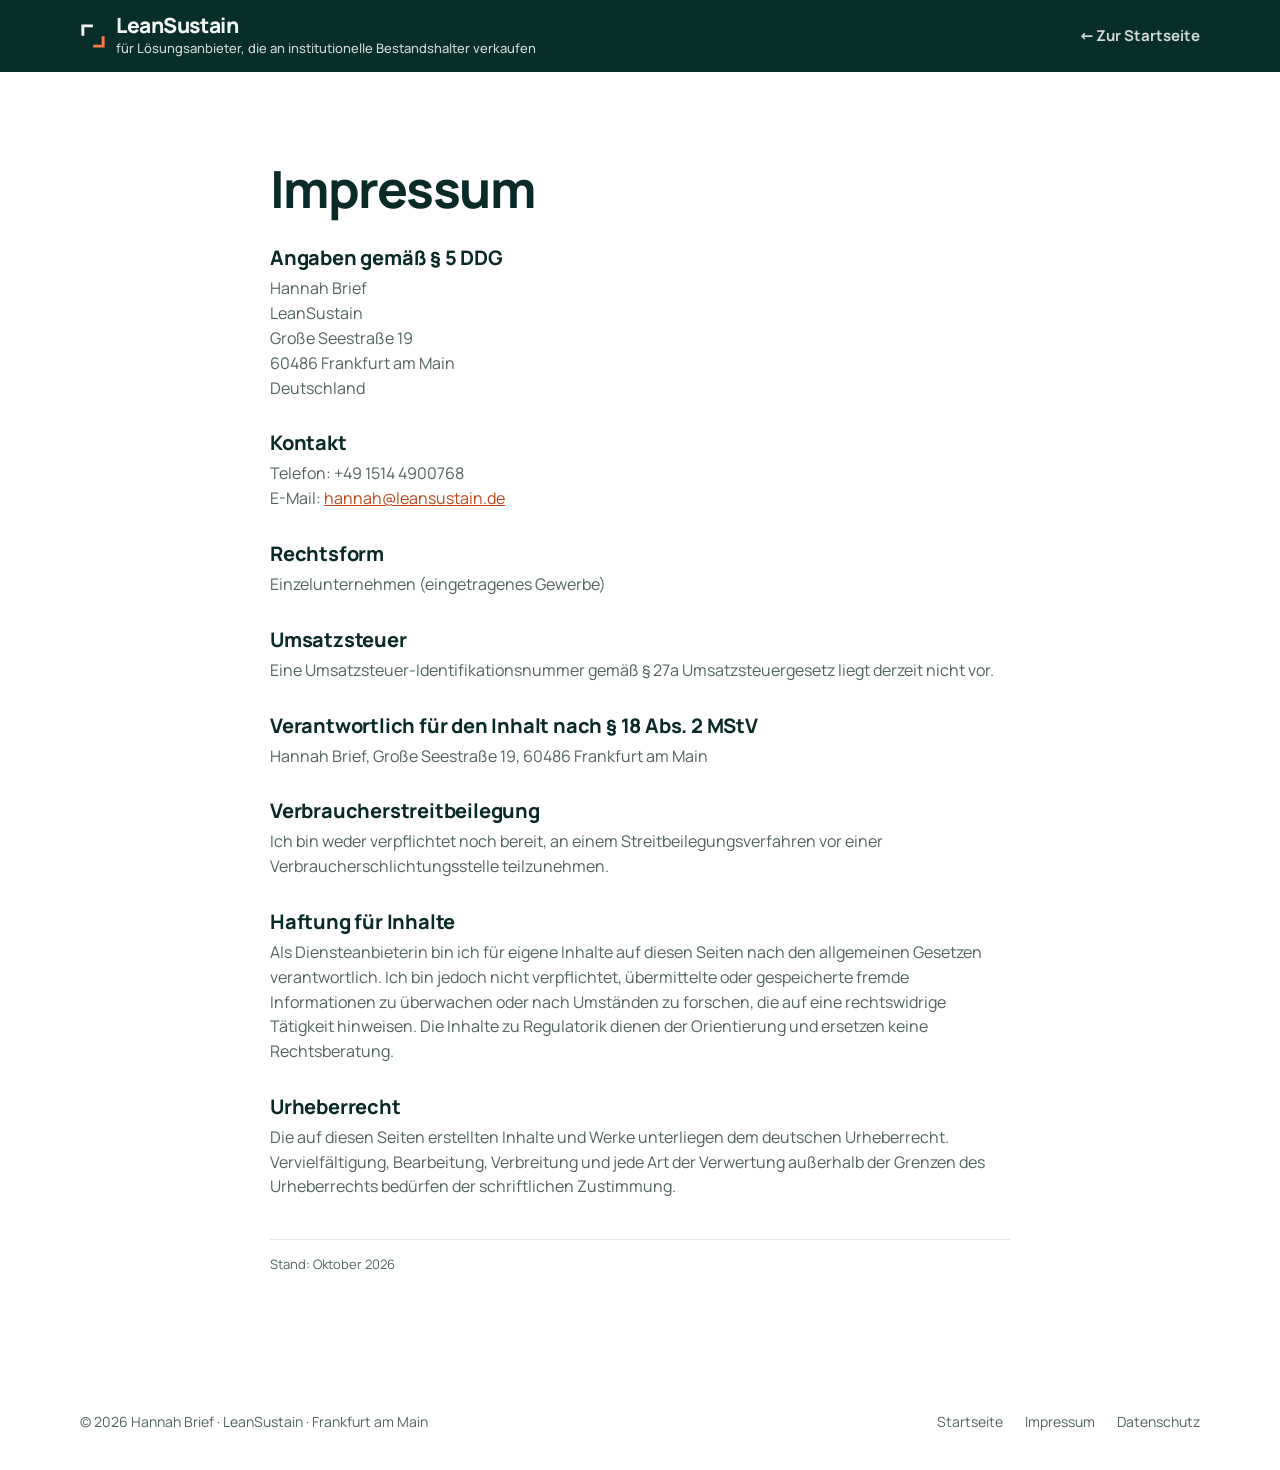
<file: impressum.html>
<!DOCTYPE html>
<html lang="de">
<head>
<meta charset="UTF-8">
<meta name="viewport" content="width=device-width, initial-scale=1">
<title>Impressum · LeanSustain</title>
<meta name="robots" content="noindex, follow">
<link rel="icon" href="assets/favicon.svg" type="image/svg+xml">
<link rel="stylesheet" href="assets/styles.css?v=20261123e">
</head>
<body>
<a class="skip" href="#main">Zum Inhalt springen</a>
<header class="site-header"><div class="wrap head-in"><a class="logo" href="index.html" aria-label="LeanSustain, zur Startseite"><svg viewBox="0 0 32 32" aria-hidden="true"><path d="M3.5 14V3.5H14" fill="none" stroke="#F2F7F5" stroke-width="3.6" stroke-linecap="square"/><path d="M28.5 18v10.5H18" fill="none" stroke="#FF7A45" stroke-width="3.6" stroke-linecap="square"/></svg><span class="brand">LeanSustain<em>für Lösungsanbieter, die an institutionelle Bestandshalter verkaufen</em></span></a><a class="back" href="index.html">← Zur Startseite</a></div></header>
<main class="legal" id="main"><div class="wrap">
<h1>Impressum</h1>
<h2>Angaben gemäß § 5 DDG</h2>
<p>Hannah Brief<br>LeanSustain<br>Große Seestraße 19<br>60486 Frankfurt am Main<br>Deutschland</p>
<h2>Kontakt</h2>
<p>Telefon: +49 1514 4900768<br>E-Mail: <a href="mailto:hannah@leansustain.de">hannah@leansustain.de</a></p>
<h2>Rechtsform</h2>
<p>Einzelunternehmen (eingetragenes Gewerbe)</p>
<h2>Umsatzsteuer</h2>
<p>Eine Umsatzsteuer-Identifikationsnummer gemäß § 27a Umsatzsteuergesetz liegt derzeit nicht vor.</p>
<h2>Verantwortlich für den Inhalt nach § 18 Abs. 2 MStV</h2>
<p>Hannah Brief, Große Seestraße 19, 60486 Frankfurt am Main</p>
<h2>Verbraucherstreitbeilegung</h2>
<p>Ich bin weder verpflichtet noch bereit, an einem Streitbeilegungsverfahren vor einer Verbraucherschlichtungsstelle teilzunehmen.</p>
<h2>Haftung für Inhalte</h2>
<p>Als Diensteanbieterin bin ich für eigene Inhalte auf diesen Seiten nach den allgemeinen Gesetzen verantwortlich. Ich bin jedoch nicht verpflichtet, übermittelte oder gespeicherte fremde Informationen zu überwachen oder nach Umständen zu forschen, die auf eine rechtswidrige Tätigkeit hinweisen. Die Inhalte zu Regulatorik dienen der Orientierung und ersetzen keine Rechtsberatung.</p>
<h2>Urheberrecht</h2>
<p>Die auf diesen Seiten erstellten Inhalte und Werke unterliegen dem deutschen Urheberrecht. Vervielfältigung, Bearbeitung, Verbreitung und jede Art der Verwertung außerhalb der Grenzen des Urheberrechts bedürfen der schriftlichen Zustimmung.</p>
<p class="stand">Stand: Oktober 2026</p>
</div></main>
<footer><div class="wrap"><span>© 2026 Hannah Brief · LeanSustain · Frankfurt am Main</span><span><a href="index.html">Startseite</a><a href="impressum.html">Impressum</a><a href="datenschutz.html">Datenschutz</a></span></div></footer>
</body>
</html>
</file>
<file: assets/styles.css>
/* LeanSustain · Website · Stand 11/2026 (v6: UX-Überarbeitung, EN-Version) · CI: Petrol #082E2A/#0F4A45, Koralle #FF7A45, Manrope (lokal) */

@font-face { font-family: "Manrope"; font-weight: 400 800; font-display: swap; src: url("../fonts/Manrope.woff2") format("woff2"); }
:root {
  --petrol-dark: #082E2A; --petrol: #0F4A45; --petrol-mid: #2E6460;
  --accent: #FF7A45; --accent-deep: #E5602C; --accent-text: #BF4418; --accent-soft: #FFE6DA; --accent-tint: #FFF4EE;
  --ink: #0A2A27; --muted: #52635F; --line: rgba(8,46,42,.11); --soft: #F3F7F6;
  --radius: 16px; --btn-radius: 10px;
  --shadow: 0 18px 50px -22px rgba(8,46,42,.30), 0 2px 6px -2px rgba(8,46,42,.08);
  --font: "Manrope", system-ui, sans-serif;
  --wrap: 1200px; --gutter: clamp(20px, 4vw, 40px);
}
*, *::before, *::after { box-sizing: border-box; }
html { scroll-behavior: smooth; scroll-padding-top: 80px; }
body { margin: 0; background: #fff; color: var(--ink); font: 400 17px/1.55 var(--font); -webkit-font-smoothing: antialiased; }
img, svg { display: block; max-width: 100%; }
a { color: inherit; }
h1, h2, h3 { margin: 0; font-weight: 750; letter-spacing: -0.03em; line-height: 1.05; }
h1 { font-size: clamp(2.8rem, 6vw, 5.2rem); text-wrap: balance; }
h2 { font-size: clamp(1.9rem, 3.6vw, 3rem); text-wrap: balance; }
h3 { font-size: 1.25rem; letter-spacing: -0.015em; line-height: 1.2; }
p { margin: 0; }
.wrap { max-width: var(--wrap); margin: 0 auto; padding: 0 var(--gutter); }
.section { padding: clamp(72px, 9vw, 120px) 0; position: relative; }
.kicker { display: inline-block; font-size: 14px; font-weight: 700; color: var(--accent-text); margin-bottom: 14px; }
.muted { color: var(--muted); }

.btn { display: inline-flex; align-items: center; gap: 10px; min-height: 52px; padding: 0 24px; border-radius: var(--btn-radius); font: 700 16px/1 var(--font); text-decoration: none; border: 1.5px solid transparent; cursor: pointer; transition: transform .15s, background .15s; white-space: nowrap; }
.btn:hover { transform: translateY(-1px); }
.btn-accent { background: var(--accent); color: var(--petrol-dark); }
.btn-accent:hover { background: var(--accent-deep); }
.btn-line { border-color: currentColor; background: transparent; color: inherit; }
.btn svg { width: 18px; height: 18px; }

/* Header */
.site-header { position: sticky; top: 0; z-index: 40; background: var(--petrol-dark); color: #F2F7F5; }
.head-in { height: 72px; display: flex; align-items: center; justify-content: space-between; }
.logo { display: inline-flex; align-items: center; gap: 10px; text-decoration: none; font-weight: 800; font-size: 21px; letter-spacing: -0.02em; }
.logo svg { width: 26px; height: 26px; }
.nav { display: flex; align-items: center; gap: 28px; font-size: 15px; font-weight: 600; }
.nav a { text-decoration: none; opacity: .8; } .nav a:hover { opacity: 1; }
.nav .btn { opacity: 1; min-height: 42px; padding: 0 18px; font-size: 15px; }

/* Hero */
.hero { position: relative; overflow: hidden; padding: clamp(56px, 8vw, 104px) 0 clamp(64px, 8vw, 104px); }
.hero::before { content: ""; position: absolute; inset: -20% -10% auto 38%; height: 140%; background:
  radial-gradient(40% 45% at 60% 40%, rgba(255,122,69,.55), transparent 70%),
  radial-gradient(35% 40% at 85% 65%, rgba(15,74,69,.40), transparent 70%),
  radial-gradient(30% 35% at 40% 75%, rgba(255,122,69,.25), transparent 70%);
  filter: blur(30px); transform: skewY(-8deg); z-index: 0; }
.hero .wrap { position: relative; z-index: 1; display: grid; grid-template-columns: 1.1fr .9fr; gap: clamp(32px, 5vw, 72px); align-items: center; }
.hero .for { display: inline-flex; align-items: center; gap: 8px; font-size: 14px; font-weight: 700; color: var(--petrol); background: var(--soft); border: 1px solid var(--line); padding: 7px 14px; border-radius: 999px; margin-bottom: 24px; }
.hero .for::before { content: ""; width: 8px; height: 8px; border-radius: 50%; background: var(--accent); }
.hero h1 mark { background: none; color: var(--accent-deep); }
.hero .sub { font-size: clamp(1.08rem, 1.5vw, 1.25rem); margin: 24px 0 32px; max-width: 30em; color: var(--muted); }
.cta { display: flex; flex-wrap: wrap; gap: 12px; }
.who { margin-top: 28px; display: flex; align-items: center; gap: 12px; font-size: 14px; color: var(--muted); }
.who img { width: 44px; height: 44px; border-radius: 50%; object-fit: cover; object-position: 50% 18%; }
.who b { color: var(--ink); }

/* Warum es hakt */
.problem { background: var(--soft); }
.problem .lead { font-size: 1.15rem; color: var(--muted); margin-top: 16px; max-width: 40em; }
.picker { margin: 40px 0 18px; display: flex; flex-wrap: wrap; gap: 8px; align-items: center; }
.picker .lbl { font-size: 14px; font-weight: 700; margin-right: 6px; white-space: nowrap; }
.picker button { font: 600 15px/1 var(--font); padding: 11px 16px; border-radius: 999px; border: 1.5px solid var(--line); background: #fff; color: var(--ink); cursor: pointer; transition: all .15s; }
.picker button:hover { border-color: var(--petrol); }
.picker button[aria-selected="true"] { background: var(--petrol-dark); border-color: var(--petrol-dark); color: #fff; }
.board { display: grid; grid-template-columns: 1fr auto 1.25fr; gap: 0; align-items: stretch; }
.board[hidden] { display: none; }
.says, .asks { border-radius: var(--radius); padding: clamp(26px, 3.5vw, 44px); display: flex; flex-direction: column; justify-content: center; gap: 14px; min-height: 240px; }
.says { background: #fff; border: 1px solid var(--line); }
.says .lab, .asks .lab { font-size: 13px; font-weight: 700; letter-spacing: .01em; }
.says .lab { color: var(--muted); }
.says q { font-size: clamp(1.5rem, 2.6vw, 2.2rem); font-weight: 750; letter-spacing: -0.025em; line-height: 1.15; color: var(--muted); quotes: "„" "“"; }
.arrow { display: grid; place-items: center; width: 64px; }
.arrow span { width: 48px; height: 48px; border-radius: 50%; background: var(--accent); color: var(--petrol-dark); display: grid; place-items: center; box-shadow: 0 10px 24px -10px rgba(229,96,44,.8); }
.arrow svg { width: 22px; height: 22px; }
.asks { background: var(--petrol-dark); color: #fff; box-shadow: var(--shadow); }
.asks .lab { display: inline-flex; align-self: flex-start; gap: 8px; align-items: center; color: var(--petrol-dark); background: #fff; padding: 6px 12px; border-radius: 999px; }
.asks q { font-size: clamp(1.6rem, 2.9vw, 2.5rem); font-weight: 750; letter-spacing: -0.03em; line-height: 1.12; quotes: "„" "“"; }
.wins { grid-column: 1 / -1; margin-top: 14px; border-radius: var(--radius); background: var(--accent-soft); padding: 22px clamp(22px, 3vw, 32px); display: grid; grid-template-columns: auto 1fr; gap: 16px; align-items: center; }
.wins .ic { width: 40px; height: 40px; border-radius: 50%; background: var(--accent); display: grid; place-items: center; color: var(--petrol-dark); }
.wins .ic svg { width: 20px; height: 20px; }
.wins p { font-size: 1.08rem; font-weight: 600; }
.wins p b { font-weight: 800; }
.persp { margin-top: 44px; padding-top: 28px; border-top: 1px solid var(--line); }
.persp h3 { font-size: 1rem; margin-bottom: 14px; }
.persp ul { list-style: none; margin: 0; padding: 0; display: grid; grid-template-columns: repeat(5, 1fr); gap: 10px; }
.persp li { background: #fff; border: 1.5px solid var(--line); border-radius: 12px; padding: 14px 16px; transition: all .2s; }
.persp li b { display: block; font-size: 15px; }
.persp li span { font-size: 13px; color: var(--muted); }
.persp li.on { border-color: var(--accent); background: var(--accent-tint); box-shadow: 0 8px 20px -14px rgba(229,96,44,.9); }

/* Angebot */
.pk-switch { display: inline-flex; flex-wrap: wrap; gap: 6px; padding: 6px; background: var(--soft); border-radius: 14px; margin: 36px 0 12px; }
.pk-switch button { font: 700 15px/1 var(--font); padding: 13px 18px; border-radius: 10px; border: 0; background: transparent; color: var(--ink); cursor: pointer; }
.pk-switch button[aria-pressed="true"] { background: #fff; box-shadow: 0 4px 14px -6px rgba(8,46,42,.35); color: var(--petrol-dark); }
.pk-switch button small { display: block; font-size: 12px; font-weight: 600; color: var(--muted); margin-top: 4px; }
.pk-desc { min-height: 28px; color: var(--muted); font-size: 16px; margin-bottom: 22px; }
.pk-desc b { color: var(--ink); }
.cards { display: grid; grid-template-columns: repeat(5, 1fr); gap: 14px; }
.card { position: relative; border-radius: var(--radius); padding: 24px 22px; background: #fff; border: 1.5px solid var(--line); box-shadow: var(--shadow); display: flex; flex-direction: column; gap: 10px; transition: opacity .25s, border-color .25s, transform .25s; }
.card .ico { width: 42px; height: 42px; border-radius: 12px; display: grid; place-items: center; background: var(--soft); color: var(--petrol); }
.card .ico svg { width: 22px; height: 22px; }
.card p { font-size: 15px; color: var(--muted); }
.card .fmt { margin-top: auto; padding-top: 12px; border-top: 1px solid var(--line); font-size: 13px; font-weight: 600; color: var(--petrol); }
.card .badge { position: absolute; top: 14px; right: 14px; font-size: 12px; font-weight: 800; padding: 5px 9px; border-radius: 999px; background: var(--accent); color: var(--petrol-dark); opacity: 0; transform: scale(.8); transition: all .2s; }
.cards.filtered .card { opacity: .35; transform: scale(.98); box-shadow: none; }
.cards.filtered .card.in { opacity: 1; transform: none; border-color: var(--accent); box-shadow: var(--shadow); }
.cards.filtered .card.in .badge { opacity: 1; transform: none; }
.card .note { display: none; font-size: 13px; font-weight: 700; color: var(--accent-text); }
.card.in .note.show { display: block; }

/* Über mich */
.about-sec { background: var(--soft); }
.about { display: grid; grid-template-columns: .75fr 1.25fr; gap: clamp(32px, 5vw, 72px); align-items: center; }
.about img { width: 100%; aspect-ratio: 4 / 5; object-fit: cover; border-radius: var(--radius); }
.about .txt { margin-top: 18px; font-size: 1.12rem; color: var(--muted); max-width: 32em; }
.facts { display: grid; grid-template-columns: repeat(3, 1fr); gap: 12px; margin-top: 32px; }
.facts div { border-radius: 14px; padding: 20px; background: #fff; border: 1px solid var(--line); }
.facts b { display: block; font-size: 2rem; font-weight: 800; letter-spacing: -0.04em; line-height: 1; margin-bottom: 8px; }
.facts span { font-size: 14px; color: var(--muted); }

/* Kontakt */
.contact { background: var(--petrol-dark); color: #F2F7F5; }
.contact .wrap { display: grid; grid-template-columns: 1fr 1fr 1fr; gap: 16px; }
.contact h2 { font-size: clamp(2.3rem, 4.6vw, 3.6rem); }
.contact .kicker { color: var(--accent); }
.choice { border-radius: var(--radius); padding: 30px; background: rgba(255,255,255,.06); border: 1px solid rgba(255,255,255,.12); display: flex; flex-direction: column; gap: 14px; }
.choice h3 { font-size: 1.5rem; }
.choice .row { display: flex; flex-wrap: wrap; gap: 10px; margin-top: auto; }
.choice .phone { font-size: 1.45rem; font-weight: 800; letter-spacing: -0.02em; text-decoration: none; }
footer { padding: 26px 0; font-size: 14px; color: var(--muted); }
footer .wrap { display: flex; justify-content: space-between; flex-wrap: wrap; gap: 12px; }
footer a { text-decoration: none; display: inline-flex; align-items: center; min-height: 44px; }

/* Hero-Grafik */
.art .b1 { fill: var(--petrol); } .art .b2 { fill: var(--petrol-mid); }
.art .win { fill: rgba(255,255,255,.16); } .art .win.on { fill: var(--accent); }
.art .pv { fill: var(--accent); stroke: var(--petrol-dark); stroke-width: 1.5; }
.art .card2 { fill: #fff; stroke: var(--line); }
.art .t { fill: var(--ink); font-family: var(--font); } .art .tm { fill: var(--muted); font-family: var(--font); }
.art .acc { fill: var(--accent); } .art .accs { stroke: var(--accent); }
.art .ln { stroke: var(--muted); stroke-dasharray: 4 5; fill: none; opacity: .6; }

@media (max-width: 1020px) {
  .hero .wrap, .about { grid-template-columns: 1fr; }
  .cards { grid-template-columns: repeat(3, 1fr); }
  .persp ul { grid-template-columns: repeat(3, 1fr); }
  .contact .wrap { grid-template-columns: 1fr; }
  .nav a:not(.btn) { display: none; }
  .hero-art { max-width: 520px; }
}
@media (max-width: 720px) {
  .board { grid-template-columns: 1fr; }
  .arrow { width: auto; height: 56px; } .arrow span { transform: rotate(90deg); }
  .says, .asks { min-height: 0; }
  .cards { grid-template-columns: 1fr 1fr; }
  .persp ul { grid-template-columns: 1fr 1fr; }
  .facts { grid-template-columns: 1fr; }
  .picker { flex-wrap: nowrap; overflow-x: auto; margin-left: calc(-1 * var(--gutter)); margin-right: calc(-1 * var(--gutter)); padding: 0 var(--gutter) 4px; scrollbar-width: none; }
  .picker button { white-space: nowrap; }
  .pk-switch { display: grid; grid-template-columns: 1fr 1fr; width: 100%; }
}
@media (max-width: 480px) {
  .cards { grid-template-columns: 1fr; }
  .hero .cta .btn { flex: 1; justify-content: center; }
}

/* Rechtstexte */
.legal { padding: clamp(48px, 7vw, 96px) 0; }
.legal .wrap { max-width: 820px; }
.legal h1 { font-size: clamp(2.2rem, 5vw, 3.2rem); margin-bottom: 32px; }
.legal h2 { font-size: 1.25rem; margin: 32px 0 8px; letter-spacing: -0.01em; }
.legal p, .legal li { color: var(--muted); font-size: 16px; margin: 0 0 10px; }
.legal a { color: var(--accent-text); }
.legal .stand { font-size: 13px; border-top: 1px solid var(--line); padding-top: 14px; margin-top: 40px; }
.site-header .back { color: #F2F7F5; text-decoration: none; font-weight: 700; font-size: 15px; opacity: .85; }

/* ---------- v4 Anpassungen ---------- */
.hero .who { display: block; margin-top: 26px; font-size: 15px; color: var(--muted); }
.also { grid-column: 1 / -1; margin-top: 12px; font-size: 14px; color: var(--muted); padding: 0 4px; }
.also b { color: var(--ink); font-weight: 700; }
.variants { list-style: none; margin: 0; padding: 0; display: grid; gap: 6px; font-size: 14px; color: var(--muted); }
.variants b { color: var(--ink); }
.about img { height: auto; object-position: 50% 20%; }

/* Perspektiven kompakt in einer Zeile */
.persp-row { display: flex; flex-wrap: wrap; gap: 16px 24px; }
.pg { display: block; }
.pg .chips { display: flex; flex-wrap: wrap; gap: 8px; }
.pg-lbl { display: block; margin-bottom: 8px; font-size: 12px; font-weight: 800; letter-spacing: .04em; text-transform: uppercase; color: var(--muted); }
.chip { font-size: 14px; font-weight: 700; padding: 9px 14px; border-radius: 999px; background: #fff; border: 1px solid var(--line); white-space: nowrap; }
.pg.decide .chip { background: var(--petrol-dark); color: #fff; border-color: var(--petrol-dark); }
.pg.decide .pg-lbl { color: var(--petrol-dark); }
.also { white-space: normal; }
@media (min-width: 1021px) { .also { white-space: nowrap; overflow: hidden; text-overflow: ellipsis; } }

/* ---------- v5: Header-Claim, Einflusskreise ---------- */
.logo { align-items: center; }
.brand { display: flex; flex-direction: column; line-height: 1; }
.brand em { font: 500 13px/1.25 var(--font); font-style: normal; letter-spacing: 0; color: rgba(242,247,245,.85); margin-top: 4px; }
.for-m { display: none; font: 600 14px/1.35 var(--font); color: var(--petrol); margin: 0 0 18px; }
.hero .for { display: none; }

.persp { display: grid; grid-template-columns: .9fr 1.1fr; gap: clamp(28px, 5vw, 64px); align-items: center; }
.persp-txt h3 { font-size: clamp(1.4rem, 2.2vw, 1.8rem); letter-spacing: -0.02em; margin-bottom: 18px; }
.persp-txt p { color: var(--muted); font-size: 16px; margin: 0 0 12px; padding-left: 16px; border-left: 3px solid var(--line); }
.persp-txt p:nth-of-type(1) { border-left-color: var(--petrol-dark); }
.persp-txt p:nth-of-type(2) { border-left-color: #9DBBB5; }
.persp-txt p:nth-of-type(3) { border-left-color: #D5E3DF; }
.persp-txt b { color: var(--ink); }
.orbit { width: 100%; max-width: 520px; height: auto; justify-self: center; overflow: visible; }
.orbit .r3 { fill: #FFFFFF; stroke: rgba(8,46,42,.10); stroke-dasharray: 4 6; }
.orbit .r2 { fill: #E2EDEA; }
.orbit .r1 { fill: var(--petrol-dark); }
.orbit text { font-family: var(--font); }
.orbit .lbl { font-size: 12px; font-weight: 800; letter-spacing: .08em; fill: var(--muted); }
.orbit .lbl.in { fill: rgba(255,255,255,.65); font-size: 11px; }
.orbit .core { font-size: 15px; font-weight: 800; fill: #fff; letter-spacing: -0.01em; }
.orbit .bd rect { fill: #fff; stroke: rgba(8,46,42,.14); filter: drop-shadow(0 6px 10px rgba(8,46,42,.10)); }
.orbit .bd text { font-size: 13px; font-weight: 700; fill: var(--ink); }
.orbit .bd.out rect { fill: var(--soft); }

@media (max-width: 1020px) {
  .persp { grid-template-columns: 1fr; }
  .brand em { display: none; }
  .for-m { display: block; }
}

/* ---------- v6: UX-Überarbeitung 11/2026 ---------- */
.skip { position: absolute; left: 12px; top: -60px; z-index: 100; background: #fff; color: var(--petrol-dark); padding: 10px 16px; border-radius: 8px; font-weight: 700; text-decoration: none; }
.skip:focus { top: 12px; }
:focus-visible { outline: 3px solid var(--accent); outline-offset: 3px; }

/* Header: Sprachumschalter */
.lang { display: inline-flex; align-items: center; gap: 2px; padding: 3px; border-radius: 999px; border: 1px solid rgba(242,247,245,.25); }
.nav .lang a, .lang a { opacity: 1; min-width: 40px; min-height: 34px; display: inline-grid; place-items: center; border-radius: 999px; font-size: 13px; font-weight: 800; letter-spacing: .04em; text-decoration: none; color: rgba(242,247,245,.8); }
.lang a[aria-current="true"] { background: rgba(242,247,245,.16); color: #fff; }
.lang a:hover { color: #fff; }
.head-tools { display: flex; align-items: center; gap: 12px; }

/* Hero: Vertrauenszeile + Hinweis unter den Buttons */
.hero .who { display: flex; align-items: center; gap: 14px; margin-top: 28px; font-size: 15px; line-height: 1.4; color: var(--muted); max-width: 30em; }
.hero .who img { width: 52px; height: 52px; flex: none; border-radius: 50%; object-fit: cover; border: 2px solid #fff; box-shadow: 0 4px 12px -4px rgba(8,46,42,.35); }
.hero .who b { color: var(--ink); display: block; }
.cta-note { margin-top: 12px; font-size: 14px; color: var(--muted); }

/* Paket-Auswahl */
.pk-desc { min-height: 28px; }
.pk-cta { display: flex; flex-wrap: wrap; align-items: center; gap: 12px 16px; margin: 0 0 26px; }
.pk-cta .btn { min-height: 48px; }
.pk-cta small { font-size: 14px; color: var(--muted); }
.card .badge .out { display: none; }
.cards.filtered .card { opacity: 1; transform: none; }
.cards.filtered .card:not(.in) { background: var(--soft); border-style: dashed; box-shadow: none; }
.cards.filtered .card:not(.in) .ico { background: #fff; }
.cards.filtered .card:not(.in) .badge { opacity: 1; transform: none; background: #fff; color: var(--muted); border: 1px solid var(--line); }
.cards.filtered .card:not(.in) .badge .in-l { display: none; }
.cards.filtered .card:not(.in) .badge .out { display: inline; }
.pk-extra { display: none; font-size: 14px; color: var(--muted); margin-top: 14px; }
.pk-extra b { color: var(--ink); }

/* So arbeite ich (FAQ) */
.faq-sec .wrap { display: grid; grid-template-columns: .8fr 1.2fr; gap: clamp(28px, 5vw, 72px); align-items: start; }
.faq-sec .lead { margin-top: 16px; color: var(--muted); font-size: 1.1rem; max-width: 26em; }
.faq { display: grid; gap: 10px; }
.faq details { border: 1px solid var(--line); border-radius: 14px; background: #fff; }
.faq summary { list-style: none; cursor: pointer; padding: 18px 54px 18px 22px; font-weight: 750; font-size: 1.05rem; position: relative; min-height: 44px; }
.faq summary::-webkit-details-marker { display: none; }
.faq summary::after { content: ""; position: absolute; right: 22px; top: 50%; width: 10px; height: 10px; border-right: 2.5px solid var(--petrol); border-bottom: 2.5px solid var(--petrol); transform: translateY(-70%) rotate(45deg); transition: transform .2s; }
.faq details[open] summary::after { transform: translateY(-30%) rotate(-135deg); }
.faq details p { padding: 0 22px 20px; color: var(--muted); font-size: 16px; }

/* Kontakt */
.choice .phone { display: inline-flex; align-items: center; min-height: 44px; }

/* Mobile Kontaktleiste */
.mbar { display: none; }
@media (max-width: 720px) {
  .mbar { position: fixed; left: 0; right: 0; bottom: 0; z-index: 50; display: grid; grid-template-columns: 1fr 1fr; gap: 10px; padding: 10px 16px calc(10px + env(safe-area-inset-bottom)); background: rgba(8,46,42,.97); box-shadow: 0 -8px 24px -12px rgba(0,0,0,.4); transform: translateY(110%); transition: transform .25s; }
  .mbar.show { transform: none; }
  .mbar .btn { justify-content: center; min-height: 48px; padding: 0 12px; }
  .mbar .btn-line { color: #F2F7F5; }
  body { padding-bottom: 76px; }
}

/* Breakpoints: Tablet zweispaltig halten */
@media (max-width: 1020px) {
  .hero .wrap { grid-template-columns: 1.15fr .85fr; }
  .about { grid-template-columns: .8fr 1.2fr; }
  .faq-sec .wrap { grid-template-columns: 1fr; }
}
@media (max-width: 720px) {
  .hero .wrap, .about { grid-template-columns: 1fr; }
  .hero-art { display: none; }
  .orbit { display: none; }
  .picker { flex-wrap: wrap; overflow: visible; margin-left: 0; margin-right: 0; padding: 0; }
  .picker .lbl { width: 100%; margin-bottom: 2px; }
  .picker button { min-height: 44px; }
  .cards.filtered .card:not(.in) { display: none; }
  .cards.filtered ~ .pk-extra { display: block; }
  .about picture { max-width: 360px; }
  footer .wrap { flex-direction: column; gap: 4px; }
  footer .wrap > span:last-child { display: flex; gap: 20px; }
  .head-tools .btn { padding: 0 14px; }
}
@media (max-width: 380px) {
  .logo .brand { font-size: 18px; }
  .head-tools { gap: 8px; }
  .lang a { min-width: 34px; }
}
@media (prefers-reduced-motion: reduce) {
  html { scroll-behavior: auto; }
  *, *::before, *::after { transition: none !important; animation: none !important; }
}
.head-tools > .btn { min-height: 42px; padding: 0 18px; font-size: 15px; }
@media (min-width: 1021px) { .head-tools { gap: 22px; } }
footer .wrap { align-items: center; }
footer .wrap > span:last-child { display: flex; flex-wrap: wrap; gap: 0 22px; }
.logo svg { flex: none; }
/* v6.1: eine Kontakt-Handlung */
.cta-note a, .choice .alt a { color: inherit; font-weight: 700; text-underline-offset: 3px; display: inline-block; padding: 10px 0; }
.choice-main { grid-column: span 2; }
.choice .alt { font-size: 15px; opacity: .85; margin-top: 4px; }
@media (max-width: 1020px) { .choice-main { grid-column: auto; } }
@media (max-width: 720px) {
  .head-cta { display: none; }
  .mbar { grid-template-columns: 1fr; }
}
/* v7: Einstiege, Vertrauen, Brücke */
.pk-desc .fit { display: block; margin-top: 4px; color: var(--muted); font-size: 15px; }
.soon { display: inline-block; font-size: 12px; font-weight: 700; color: var(--petrol); background: var(--accent-soft); border-radius: 999px; padding: 3px 10px; margin-bottom: 8px; vertical-align: middle; }
.smaller b .soon { margin: 0 0 0 8px; }
.bridge { display: flex; flex-wrap: wrap; align-items: center; justify-content: space-between; gap: 16px 24px; margin-top: clamp(36px, 5vw, 56px); padding: 22px 26px; border-radius: 16px; background: #fff; border: 1px solid var(--line); }
.bridge p { font-size: 1.05rem; color: var(--muted); margin: 0; }
.bridge p b { color: var(--ink); }
.smaller { margin-top: 36px; padding-top: 28px; border-top: 1px solid var(--line); }
.smaller h3 { font-size: 1.2rem; margin-bottom: 14px; }
.smaller-grid { display: grid; grid-template-columns: 1fr 1fr; gap: 14px; }
.smaller-grid > div { padding: 18px 20px; border-radius: 14px; background: var(--soft); }
.smaller-grid p { margin-top: 6px; color: var(--muted); font-size: 15px; }
.trust { display: grid; gap: 12px; }
.trust > div { padding: 20px 22px; border-radius: 14px; background: #fff; border: 1px solid var(--line); }
.trust b { font-size: 1.05rem; color: var(--ink); }
.trust p { margin-top: 6px; color: var(--muted); font-size: 16px; }
.trust-more { margin-top: 14px; font-size: 15px; color: var(--muted); }

@media (max-width: 720px) {
  .smaller-grid { grid-template-columns: 1fr; }
  .bridge { padding: 20px; }
  .bridge .btn { width: 100%; justify-content: center; }
}
/* v8: Ergebnisse, Vormerken */
.outcomes-sec { background: var(--petrol); color: #F2F7F5; padding: clamp(40px, 6vw, 72px) 0; }
.outcomes-sec h2 { color: #fff; font-size: clamp(1.6rem, 3vw, 2.2rem); }
.outcomes { list-style: none; padding: 0; margin: 22px 0 0; display: grid; grid-template-columns: repeat(3, minmax(0, 1fr)); gap: 14px; }
.outcomes li { position: relative; padding: 20px 22px 20px 56px; border-radius: 14px; background: rgba(255,255,255,.06); border: 1px solid rgba(255,255,255,.12); font-size: 1.05rem; font-weight: 600; line-height: 1.4; }
.outcomes li::before { content: ""; position: absolute; left: 20px; top: 22px; width: 22px; height: 22px; border-radius: 50%; background: var(--accent) url("data:image/svg+xml,%3Csvg xmlns='http://www.w3.org/2000/svg' viewBox='0 0 24 24' fill='none' stroke='%23082E2A' stroke-width='3'%3E%3Cpath d='M5 12l4 4 10-10'/%3E%3C/svg%3E") center/14px no-repeat; }
.smaller .pre { display: inline-flex; align-items: center; min-height: 44px; margin-top: 4px; font-weight: 700; font-size: 15px; color: var(--accent-text); text-underline-offset: 3px; }
@media (max-width: 900px) { .outcomes { grid-template-columns: 1fr; } }
/* v9: Fälle aus der Praxis */
.cases-sec .lead { margin-top: 14px; color: var(--muted); font-size: 1.1rem; }
.cases { display: grid; grid-template-columns: repeat(3, minmax(0, 1fr)); gap: 16px; margin-top: 30px; }
.cases article { display: flex; flex-direction: column; padding: 24px; border-radius: 16px; background: #fff; border: 1px solid var(--line); box-shadow: 0 10px 30px -22px rgba(8,46,42,.35); }
.cases h3 { font-size: 1.15rem; line-height: 1.3; }
.cases p { margin-top: 10px; color: var(--muted); font-size: 16px; }
.cases .win { margin-top: auto; padding-top: 14px; border-top: 1px solid var(--line); color: var(--ink); font-size: 15px; }
.cases .win b { color: var(--accent-text); }
.cases article > p:nth-of-type(1) { margin-bottom: 14px; }
@media (max-width: 900px) { .cases { grid-template-columns: 1fr; } }
.faq-sec { background: var(--soft); }
</file>
